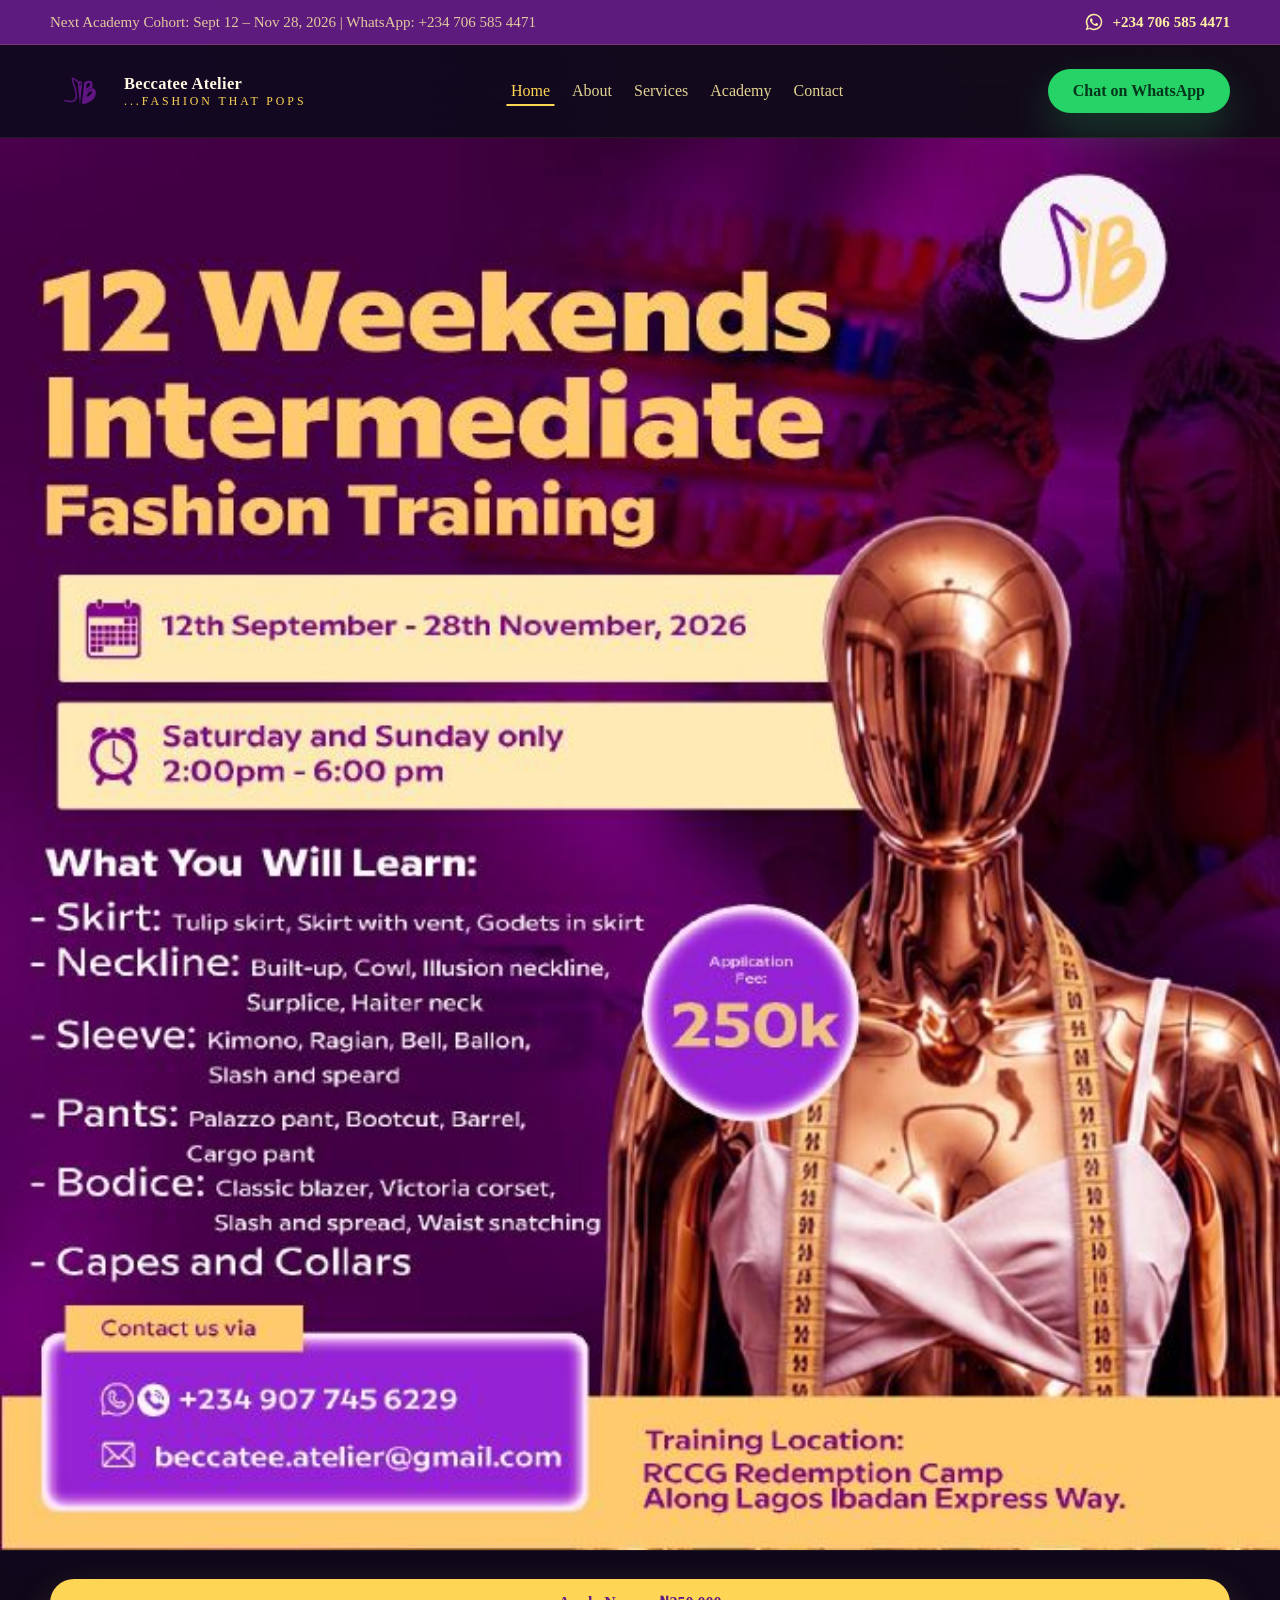
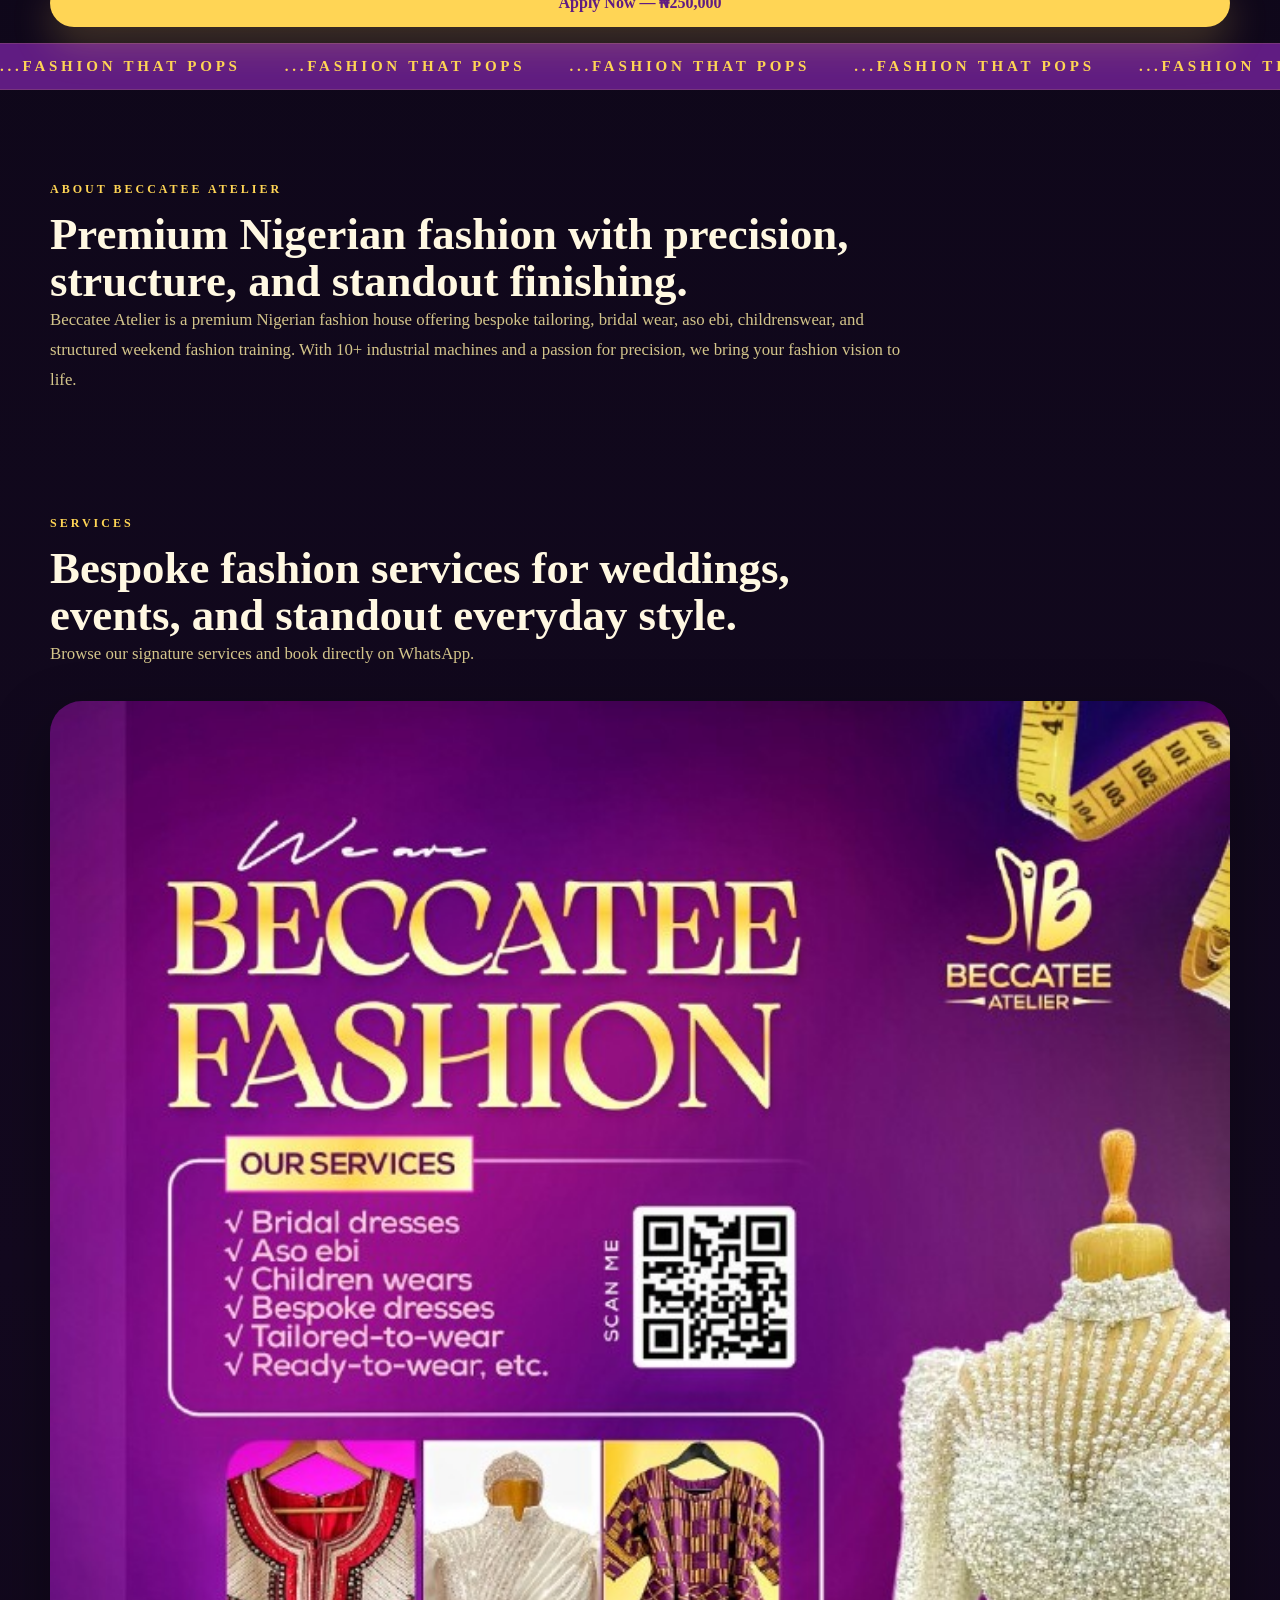
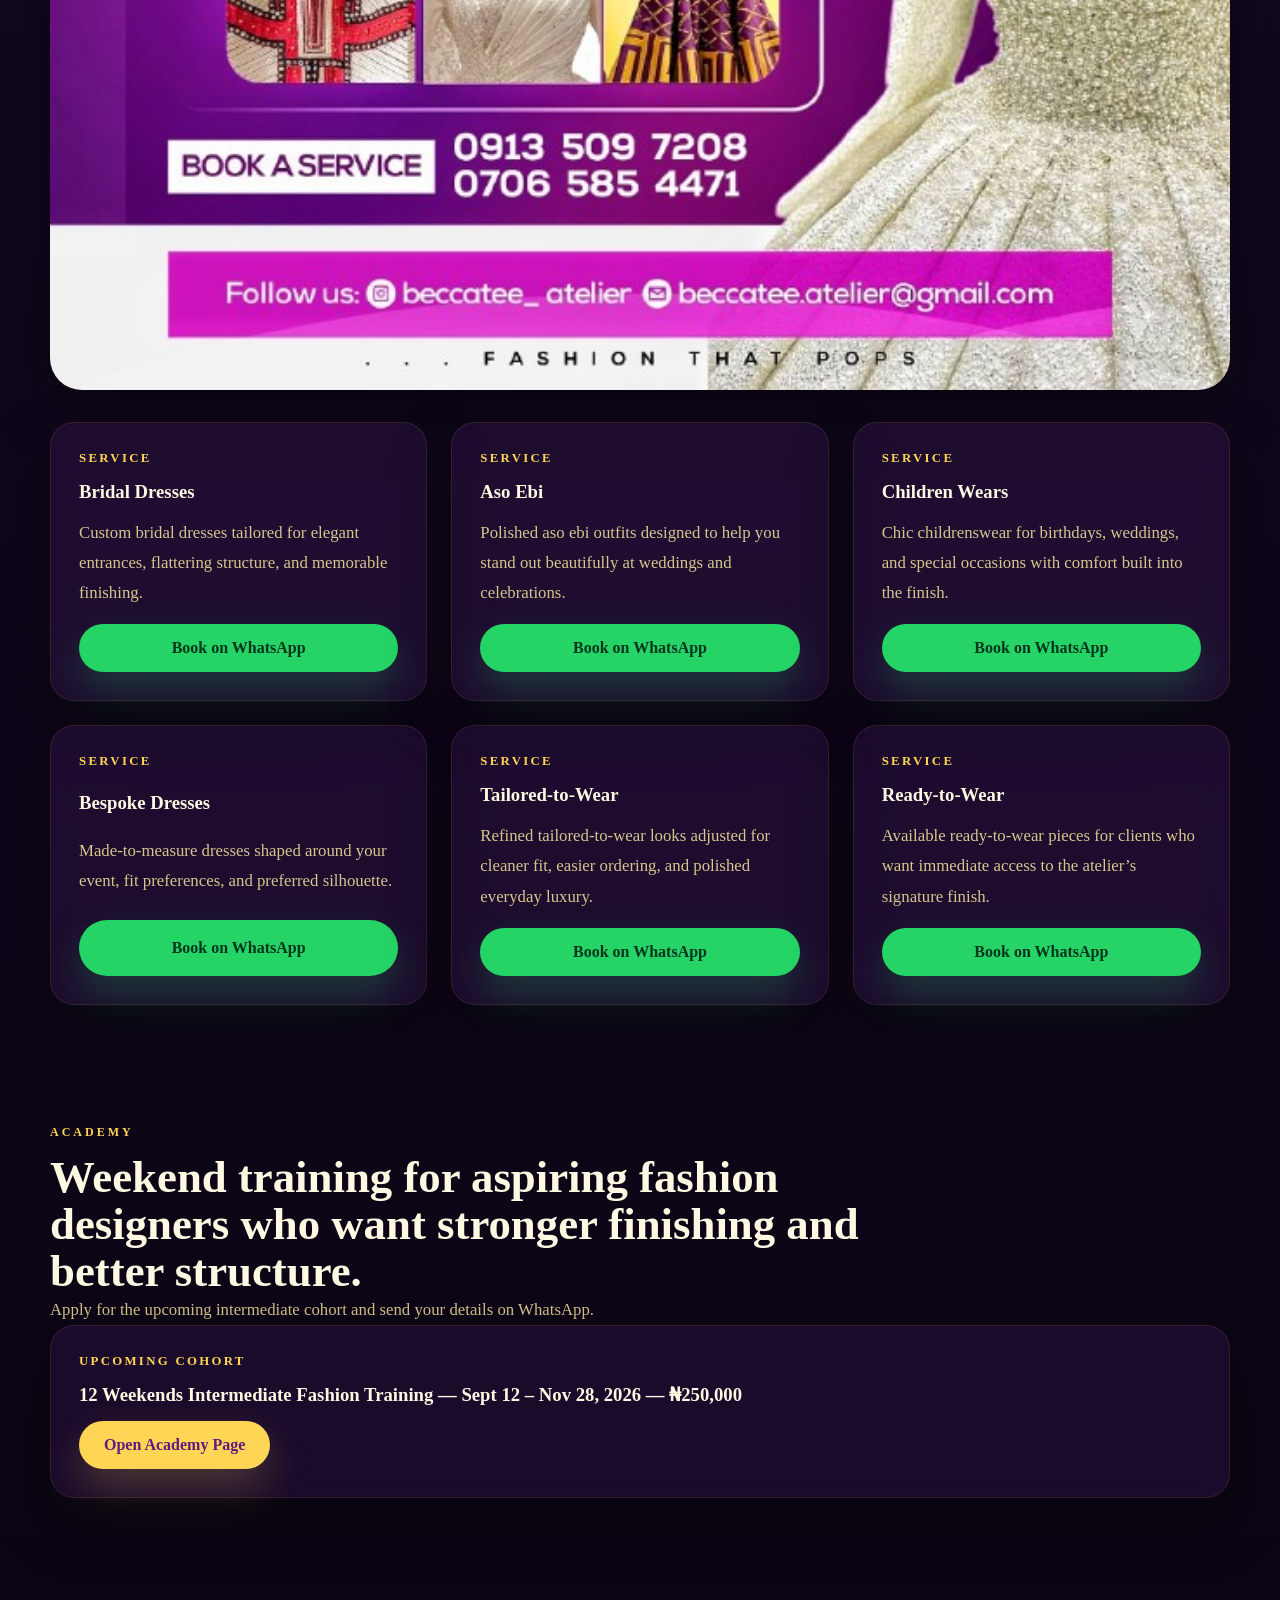
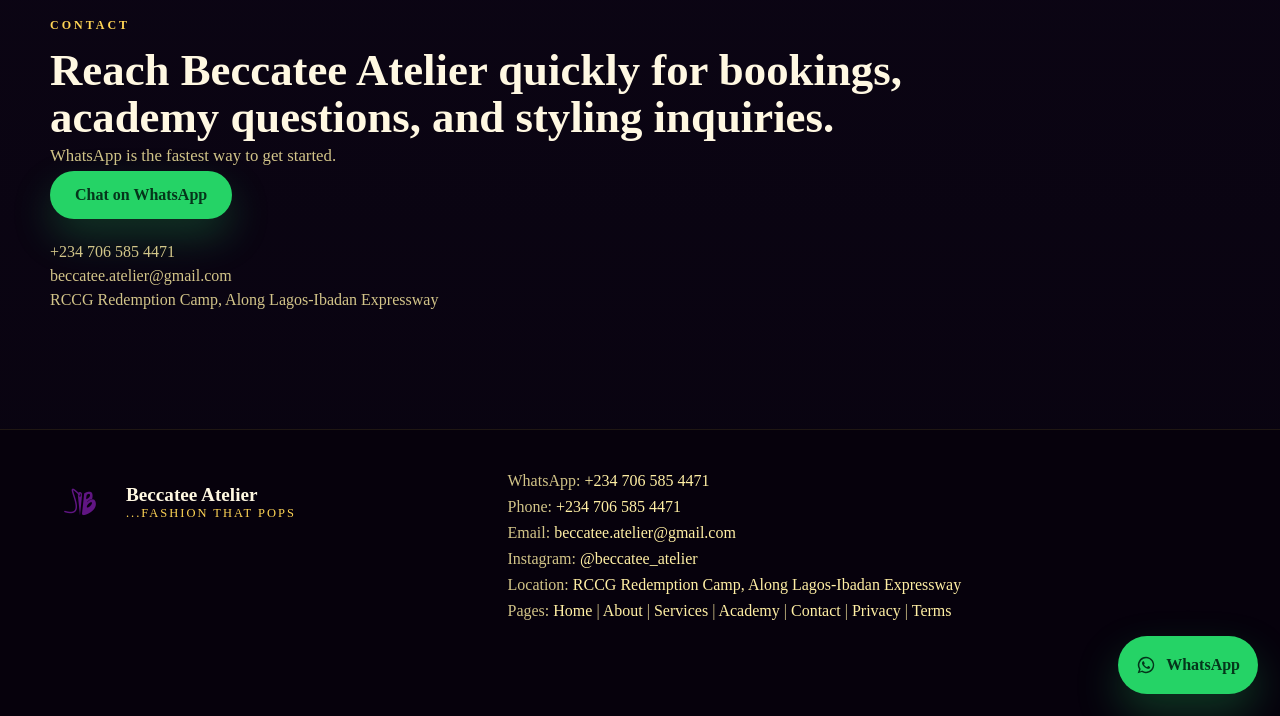
<file: index.html>
<!DOCTYPE html>
<html lang="en">
<head>
  <meta charset="UTF-8" />
  <meta name="viewport" content="width=device-width, initial-scale=1.0" />
  <title>Beccatee Atelier | Bespoke Fashion & Training Academy Nigeria</title>
  <meta
    name="description"
    content="Beccatee Atelier is a premium Nigerian fashion house for bespoke tailoring, bridal wear, aso ebi, childrenswear, and structured weekend fashion training."
  />
  <link rel="icon" type="image/png" href="./1004134995.png" />
  <link rel="stylesheet" href="./styles.css" />
</head>
<body data-page="home">
  <div id="app"></div>
  <script type="module" src="./main.js"></script>
</body>
</html>
</file>
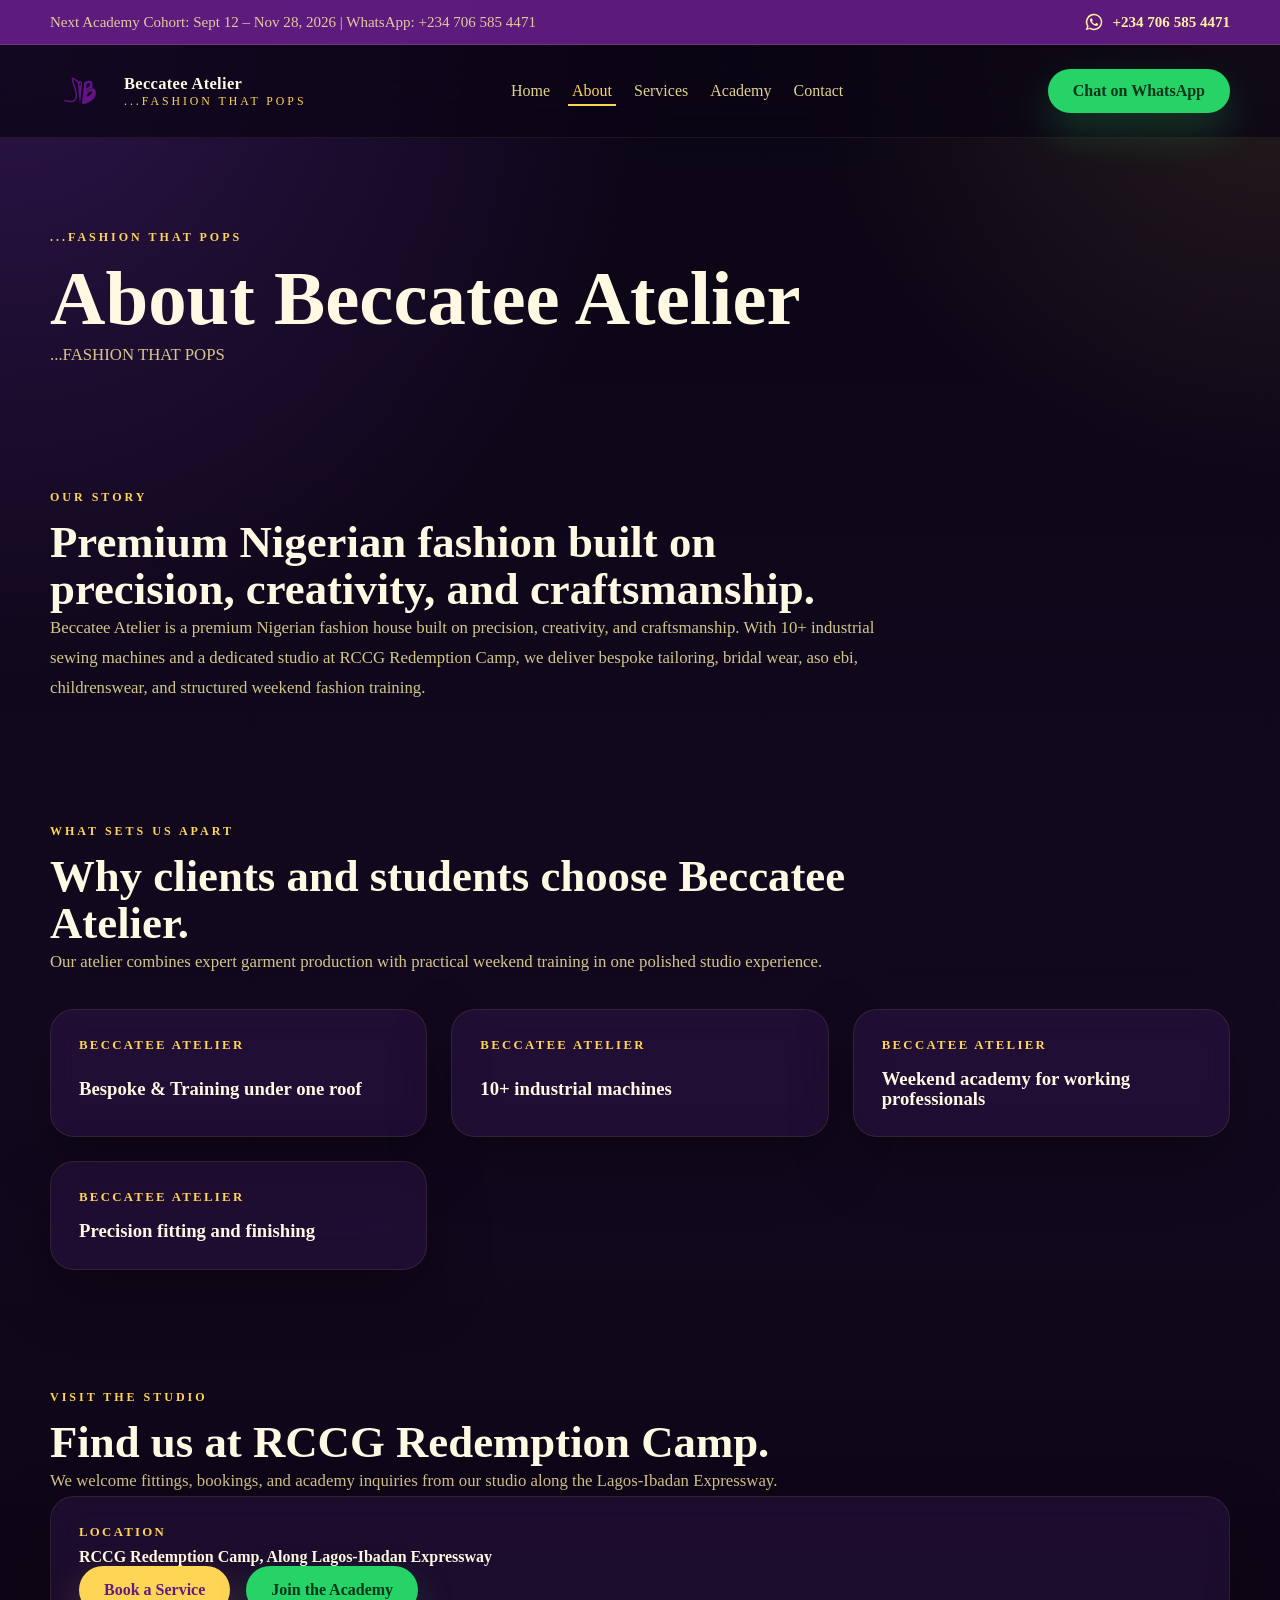
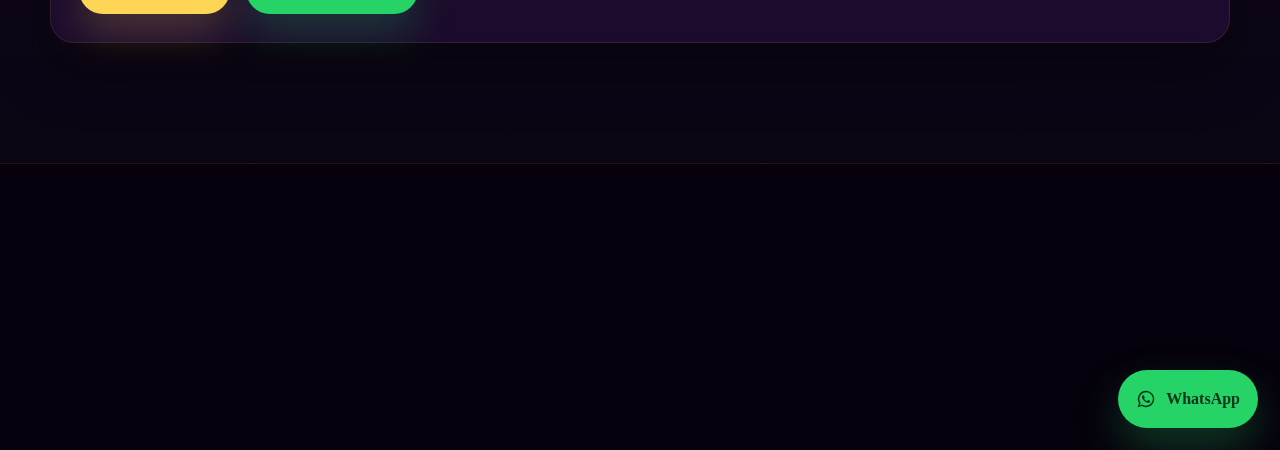
<file: about.html>
<!DOCTYPE html>
<html lang="en">
<head>
  <meta charset="UTF-8" />
  <meta name="viewport" content="width=device-width, initial-scale=1.0" />
  <title>About Beccatee Atelier</title>
  <meta
    name="description"
    content="Learn about Beccatee Atelier, a premium Nigerian fashion house rooted in precision, creativity, craftsmanship, and weekend fashion training."
  />
  <link rel="icon" type="image/png" href="./1004134995.png" />
  <link rel="stylesheet" href="./styles.css" />
</head>
<body data-page="about">
  <div id="app"></div>
  <script type="module" src="./main.js"></script>
</body>
</html>
</file>
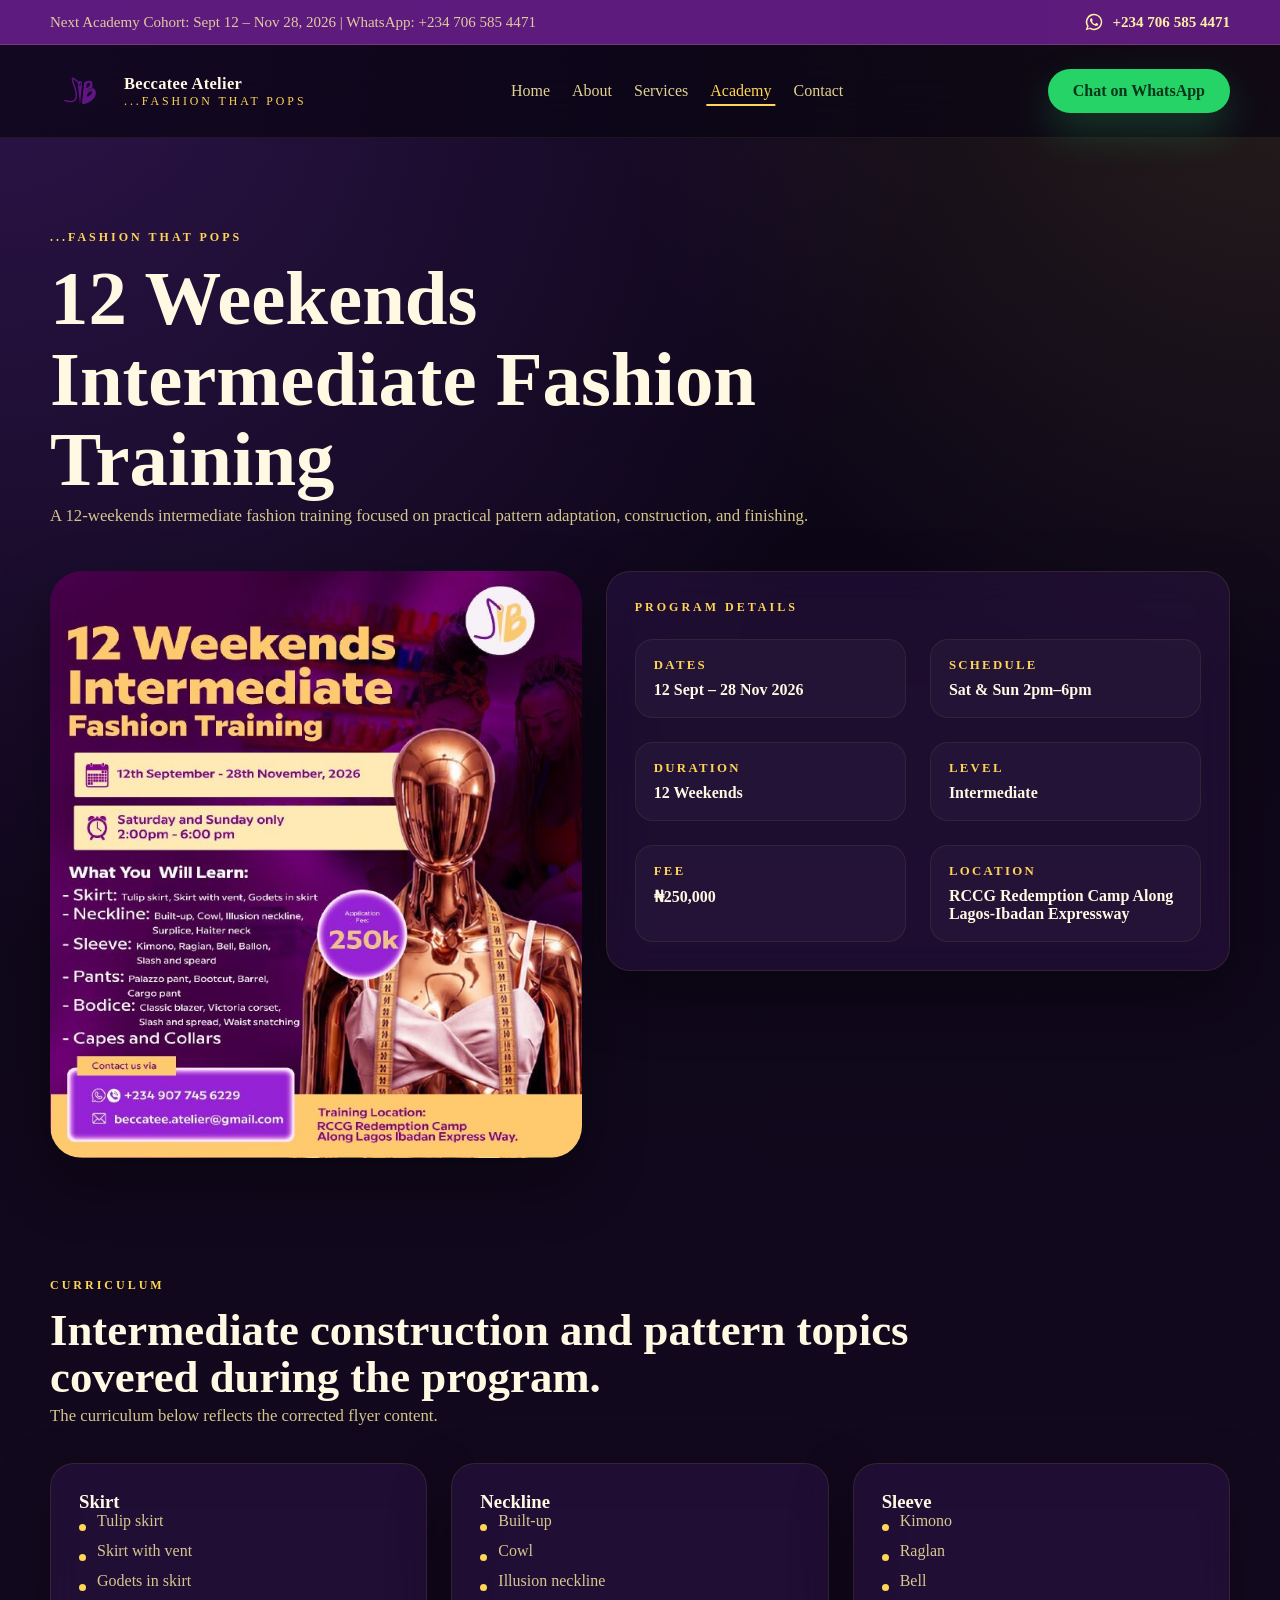
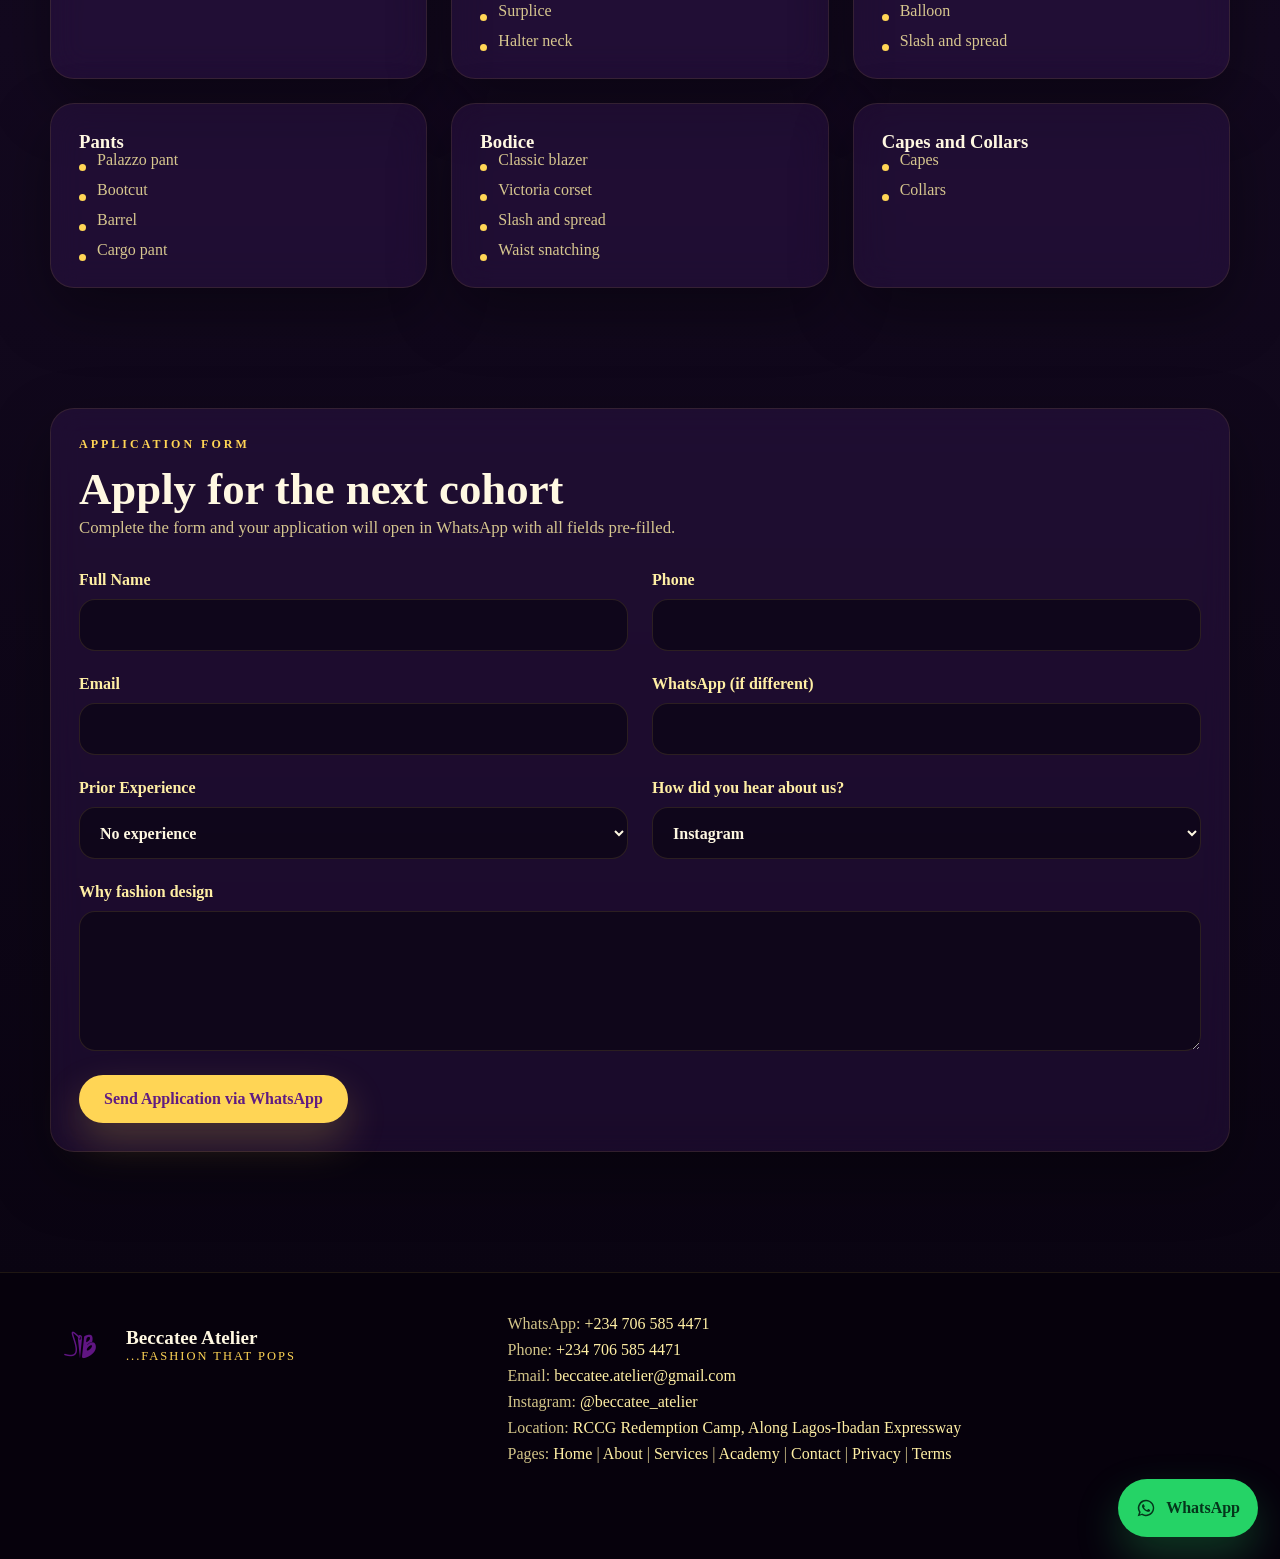
<file: academy.html>
<!DOCTYPE html>
<html lang="en">
<head>
  <meta charset="UTF-8" />
  <meta name="viewport" content="width=device-width, initial-scale=1.0" />
  <title>Apply Now | 12 Weekends Fashion Training — Beccatee Atelier</title>
  <meta
    name="description"
    content="Apply for Beccatee Atelier’s 12 weekends intermediate fashion training in Nigeria with practical pattern adaptation and garment construction sessions."
  />
  <link rel="icon" type="image/png" href="./1004134995.png" />
  <link rel="stylesheet" href="./styles.css" />
</head>
<body data-page="academy">
  <div id="app"></div>
  <script type="module" src="./main.js"></script>
</body>
</html>
</file>
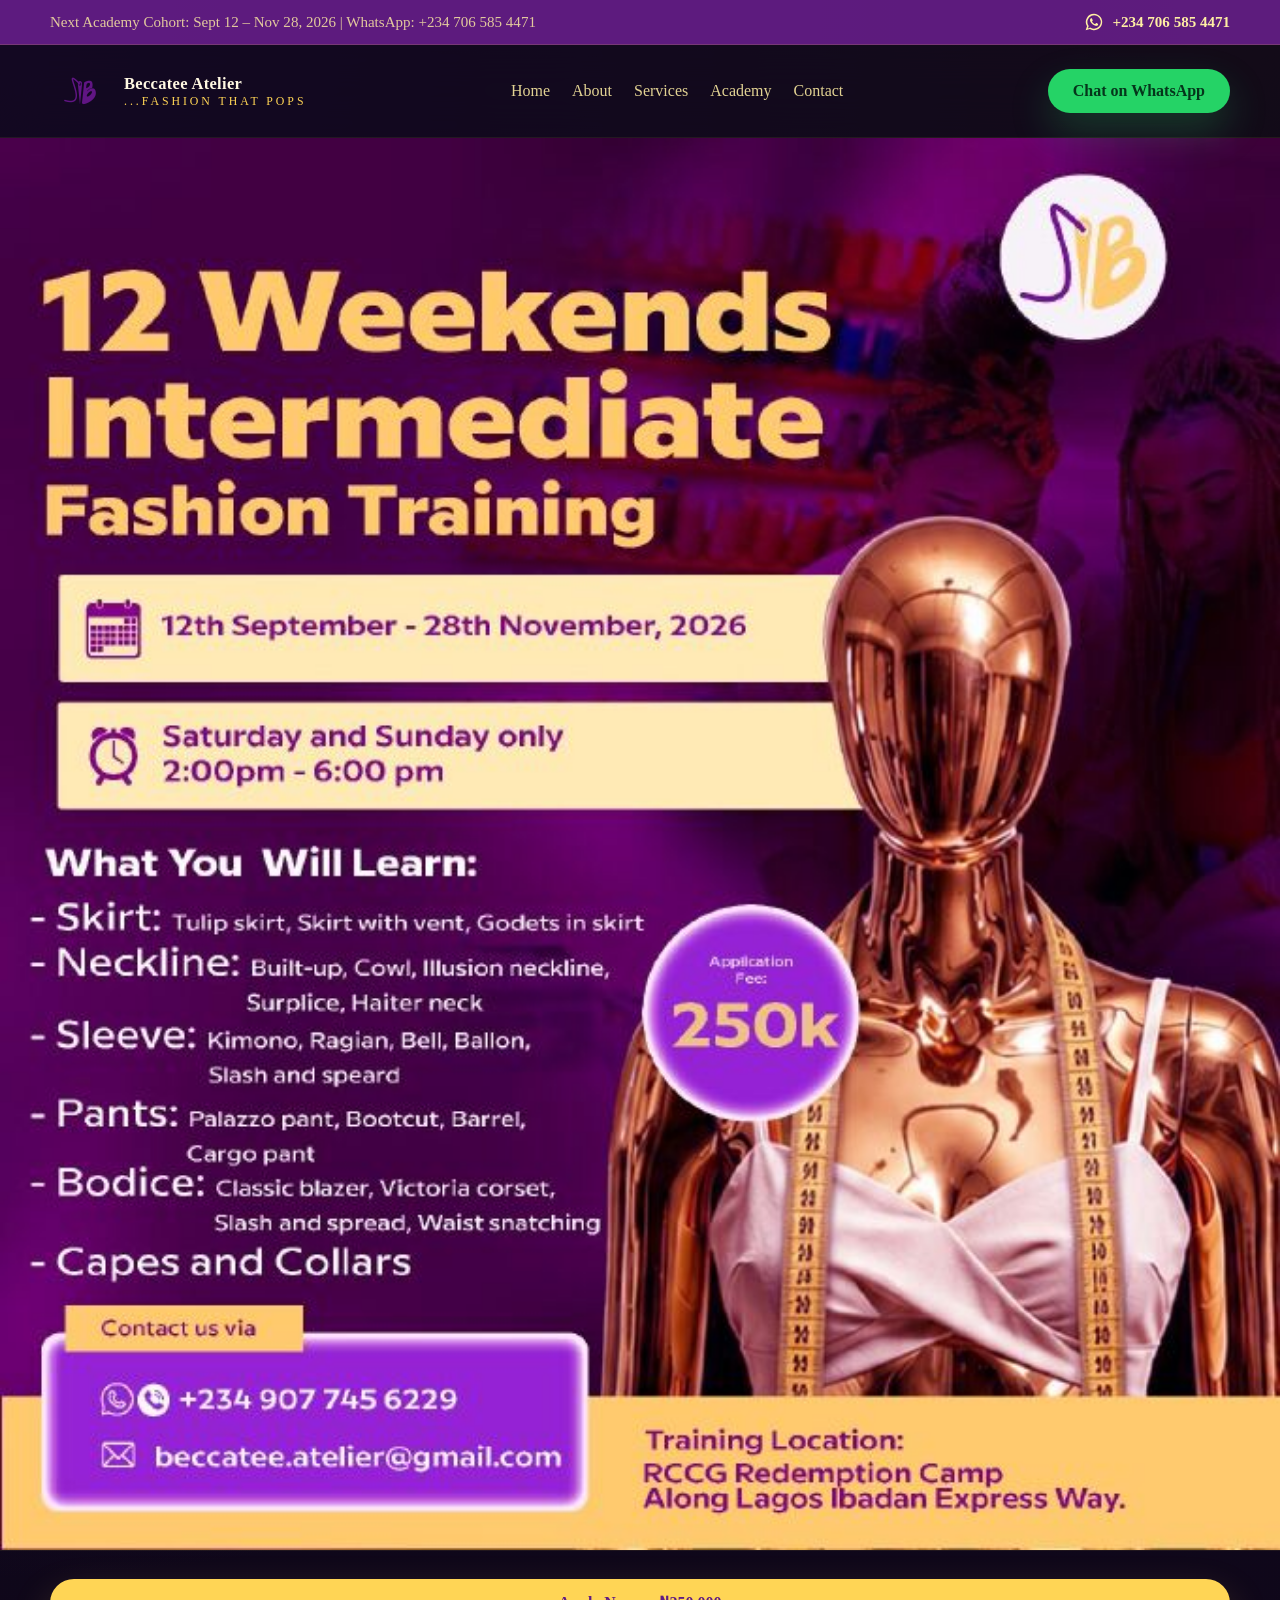
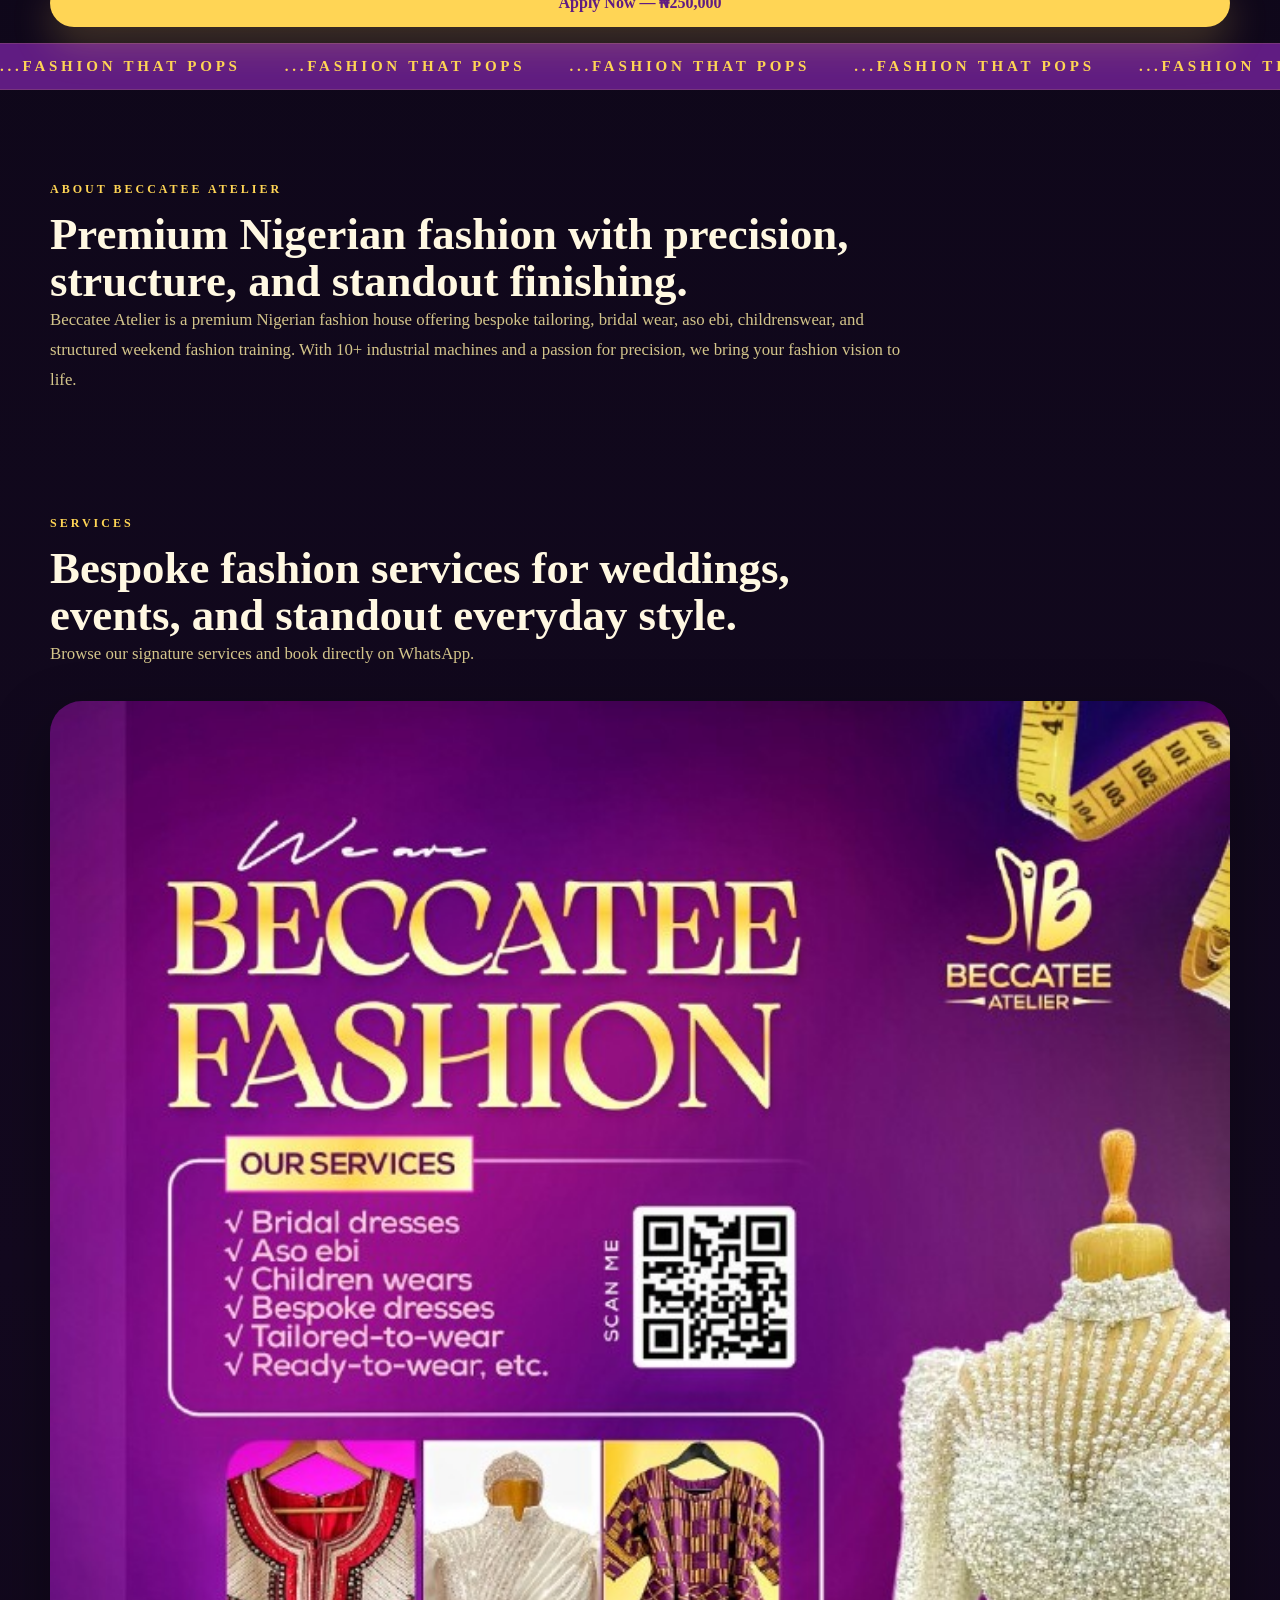
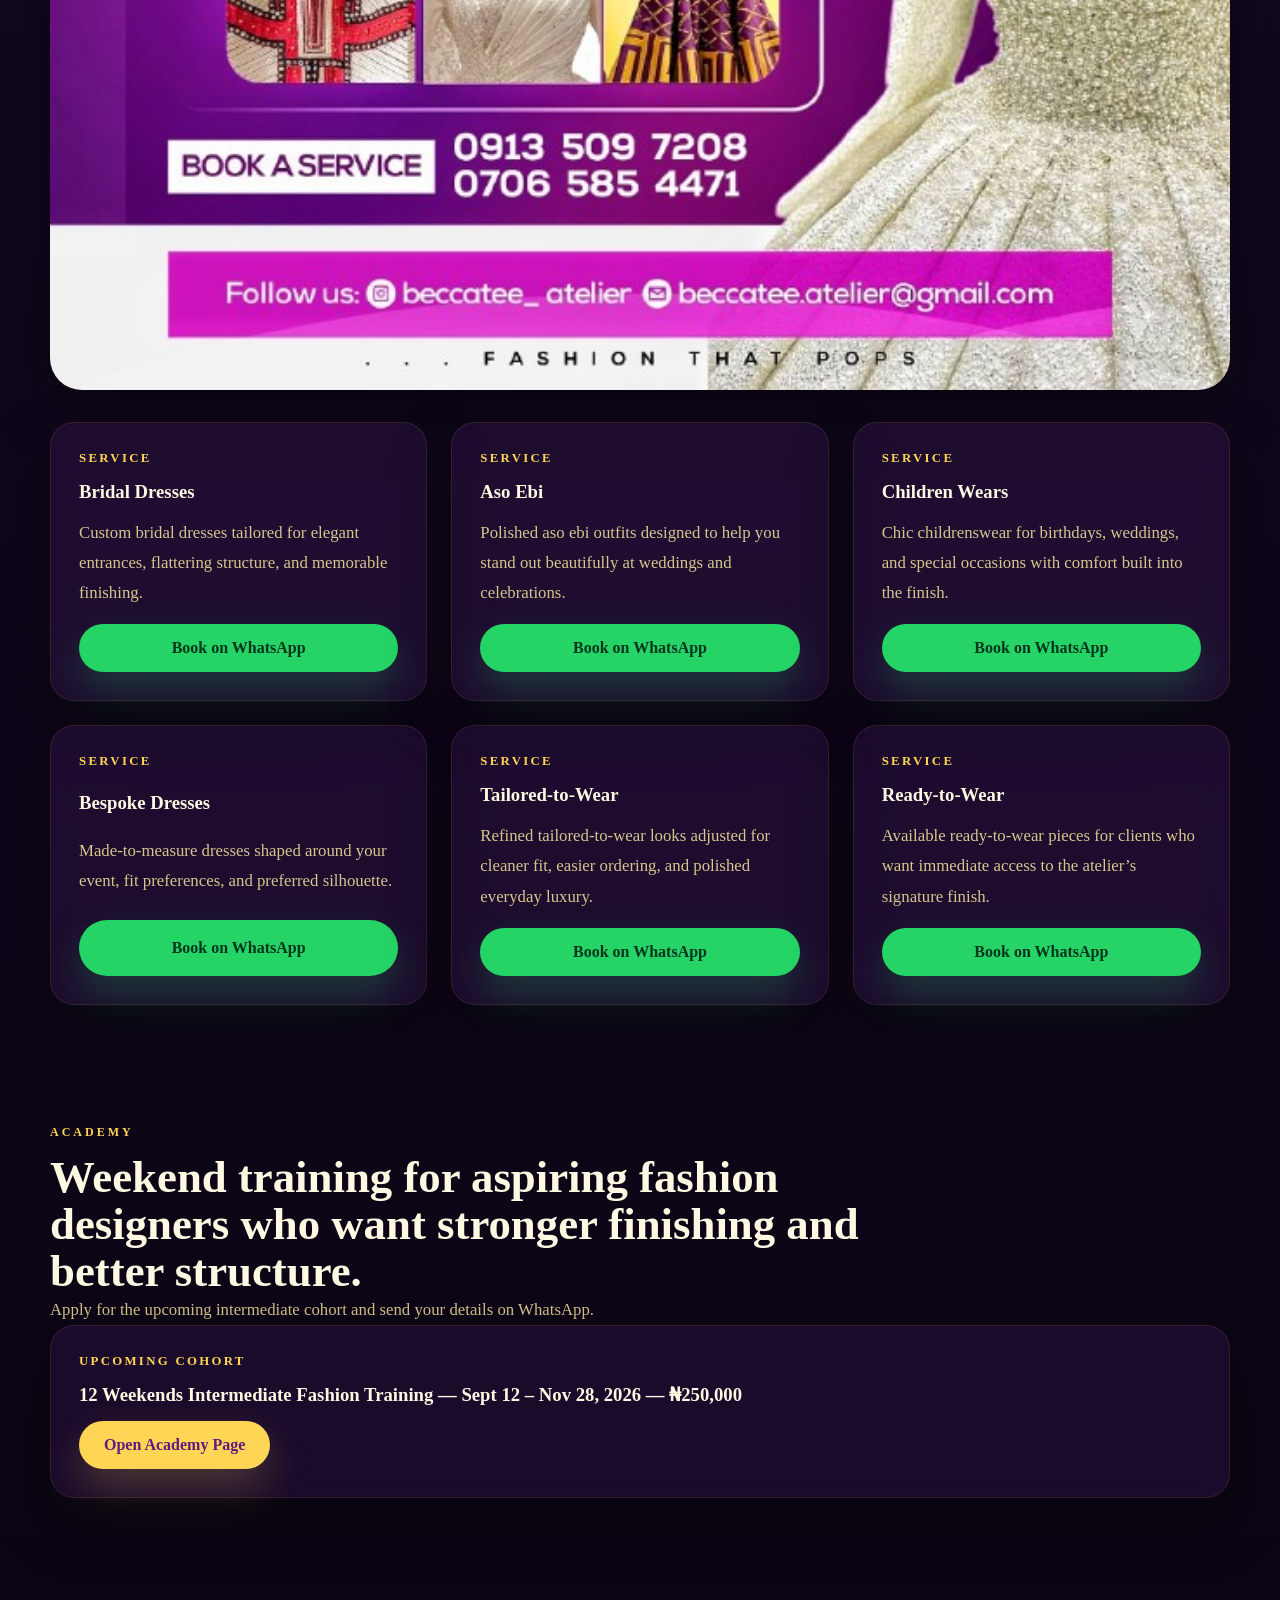
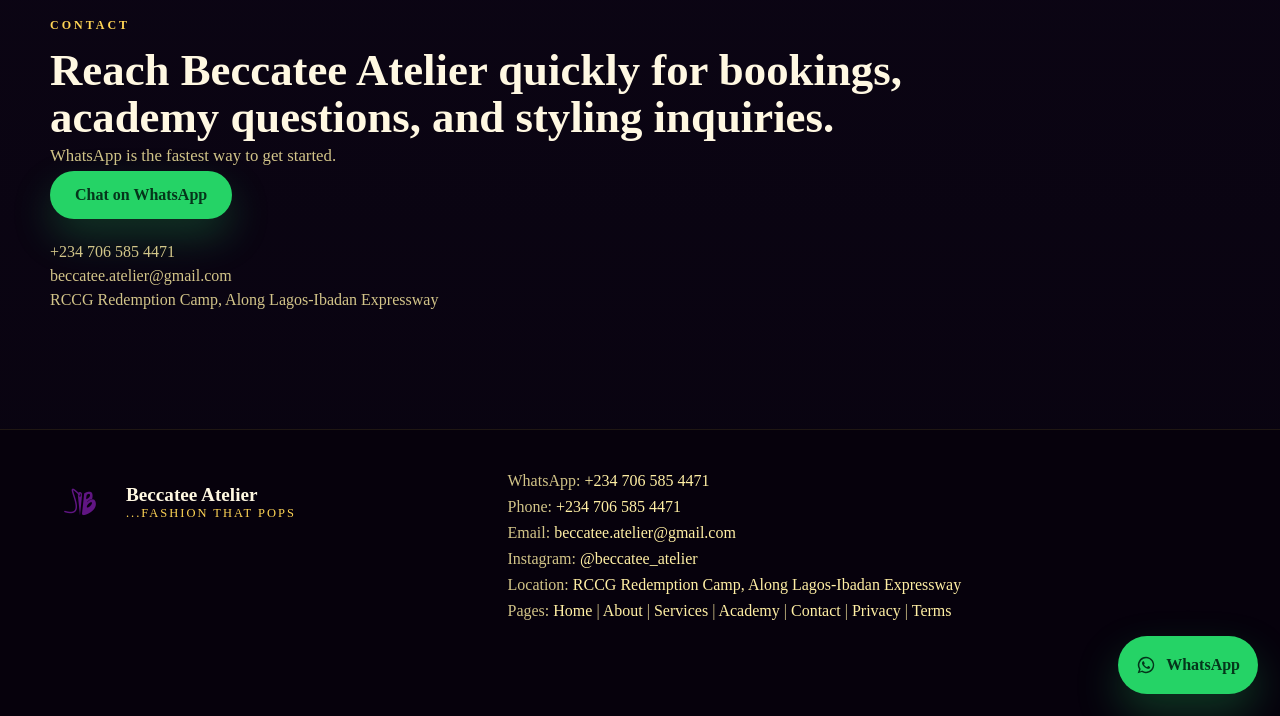
<file: atelier.html>
<!DOCTYPE html>
<html lang="en">
  <head>
    <meta charset="UTF-8" />
    <meta name="viewport" content="width=device-width, initial-scale=1.0" />
    <title>Atelier | Beccatee Fashion Hub</title>
    <meta
      name="description"
      content="Bespoke atelier services with a premium couture process, fittings, fabric curation, and delivery support."
    />
    <link rel="stylesheet" href="./styles.css" />
  </head>
  <body data-page="atelier">
    <div id="app"></div>
    <script>
      window.__FASHION_HUB_CONFIG__ = window.__FASHION_HUB_CONFIG__ || {
        paystackPublicKey: '',
        paymentCallbackUrl: '',
      };
    </script>
    <script type="module" src="./main.js"></script>
  </body>
</html>
</file>
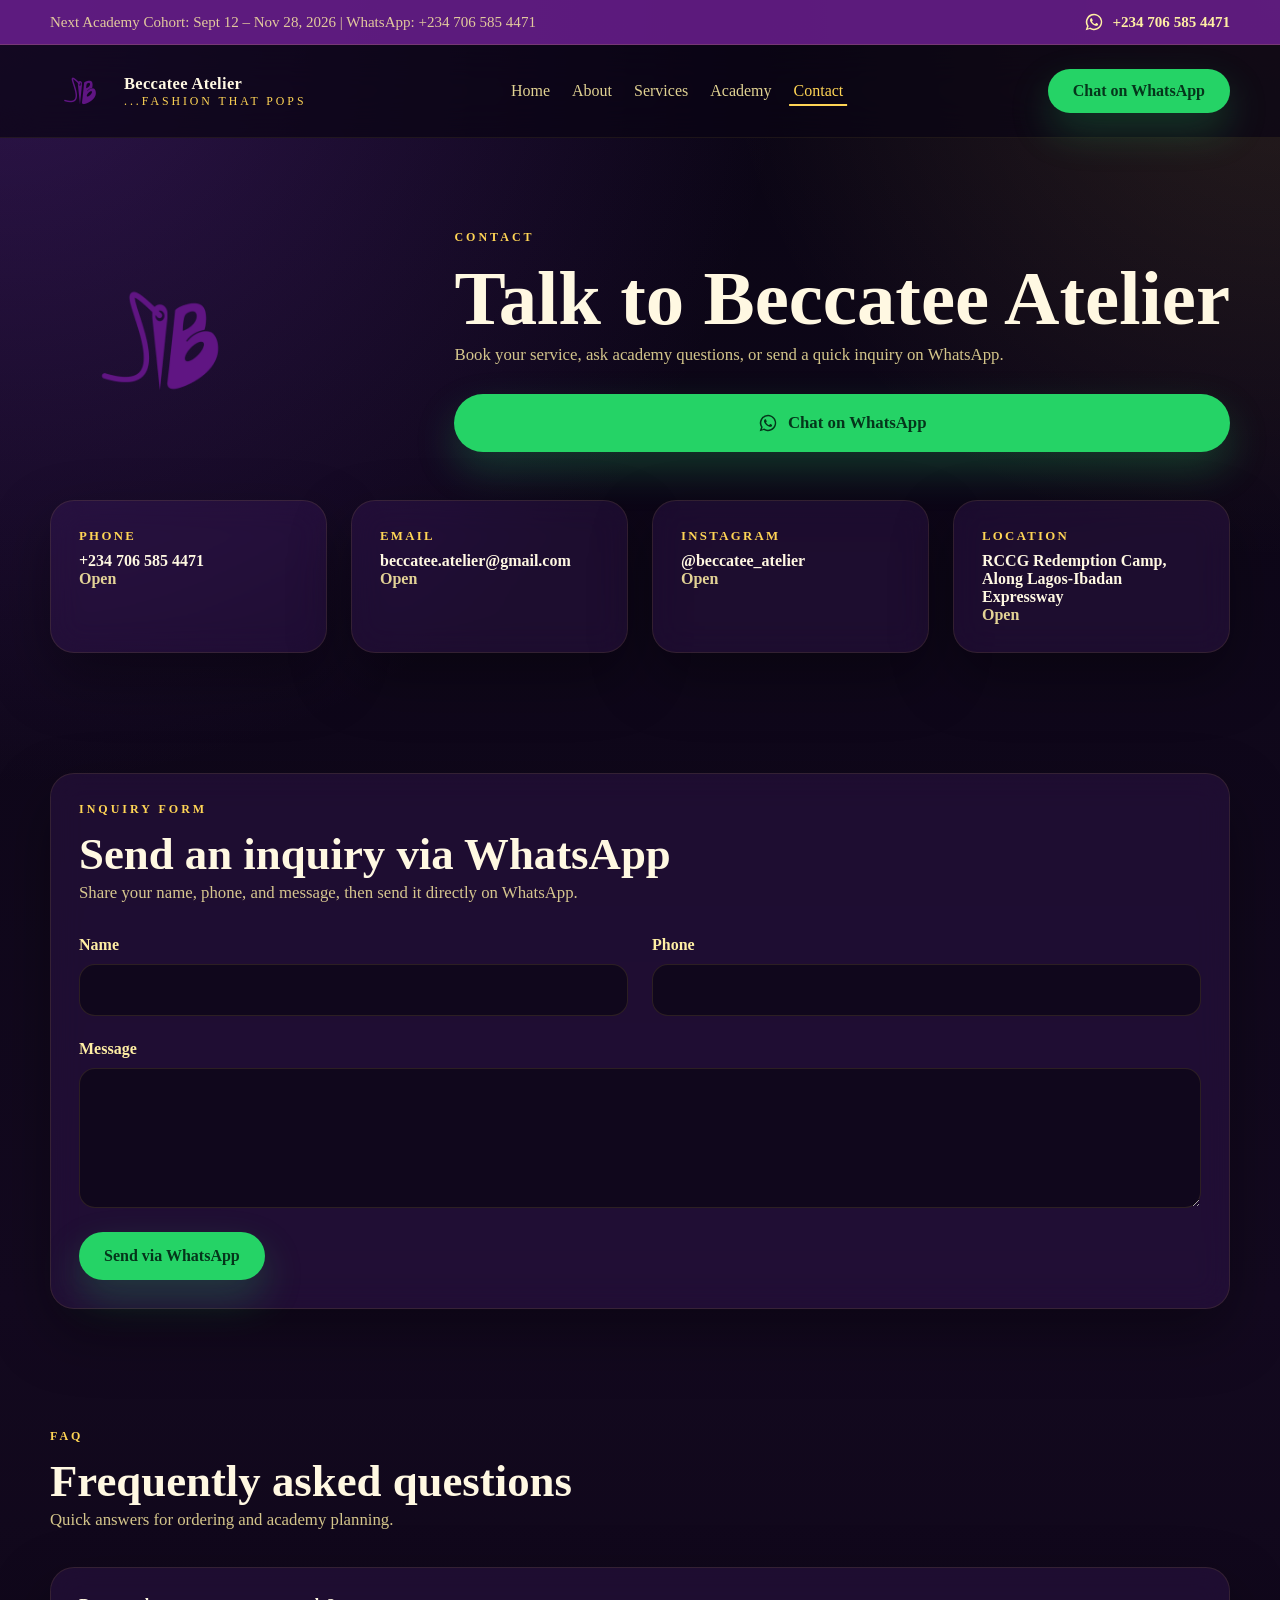
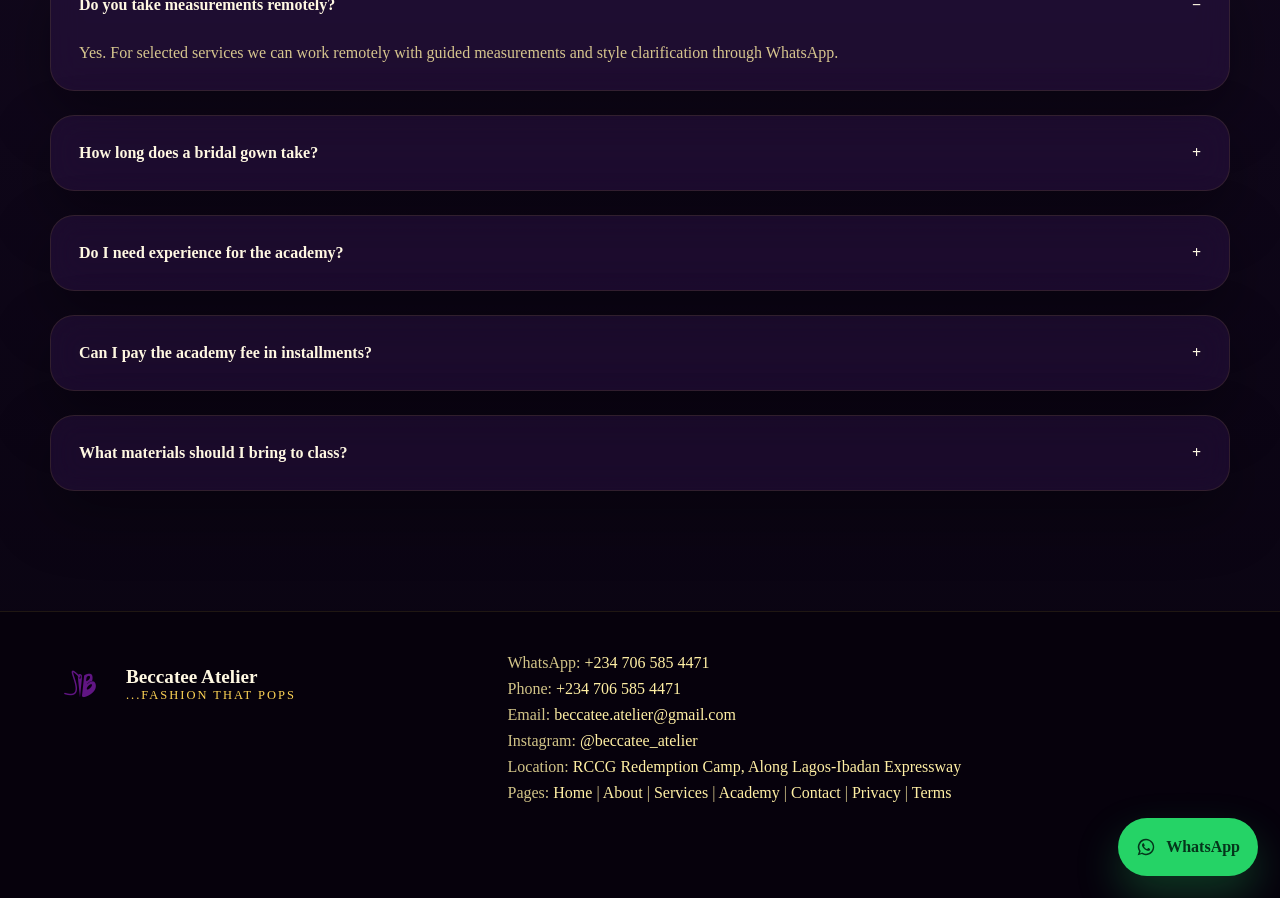
<file: contact.html>
<!DOCTYPE html>
<html lang="en">
  <head>
    <meta charset="UTF-8" />
    <meta name="viewport" content="width=device-width, initial-scale=1.0" />
    <title>Contact | Beccatee Fashion Hub</title>
    <meta
      name="description"
      content="Contact Beccatee Fashion Hub for couture projects, academy applications, consultations, and payment follow-up."
    />
    <link rel="stylesheet" href="./styles.css" />
  </head>
  <body data-page="contact">
    <div id="app"></div>
    <script>
      window.__FASHION_HUB_CONFIG__ = window.__FASHION_HUB_CONFIG__ || {
        paystackPublicKey: '',
        paymentCallbackUrl: '',
      };
    </script>
    <script type="module" src="./main.js"></script>
  </body>
</html>
</file>
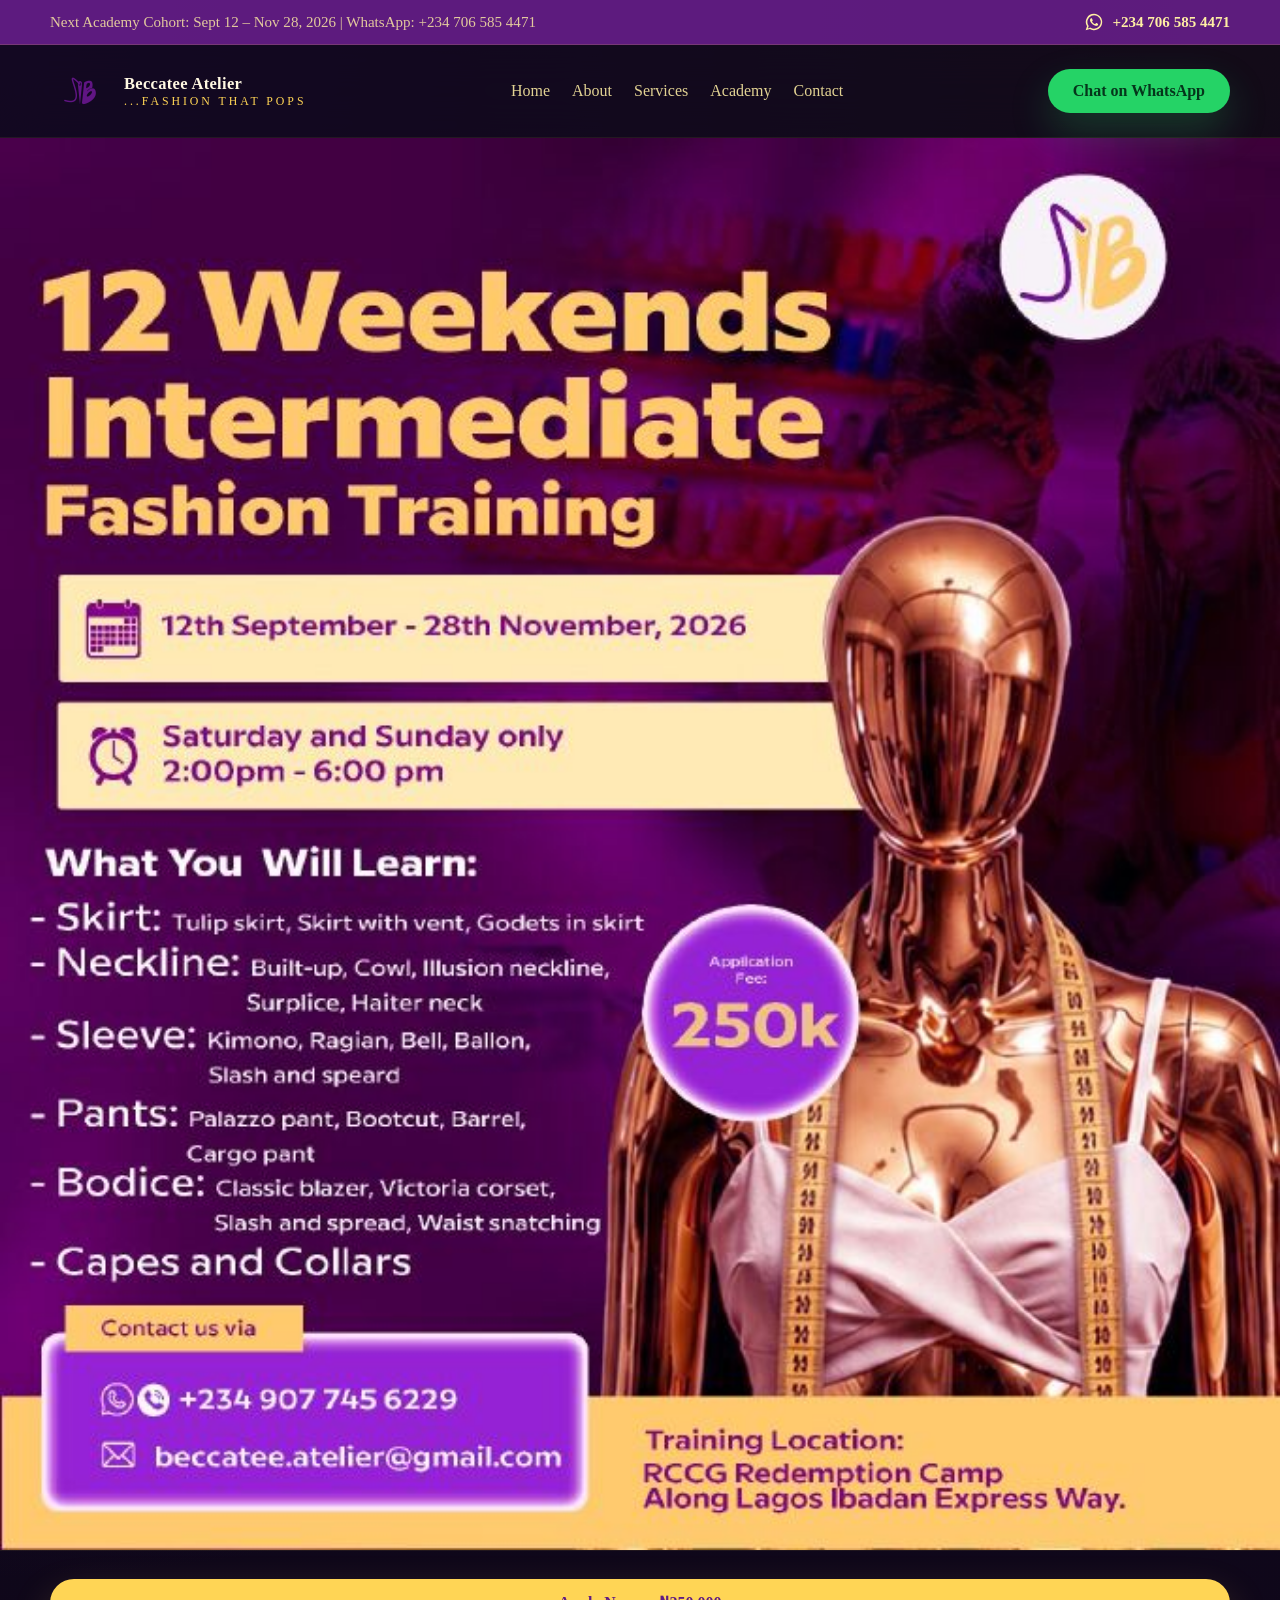
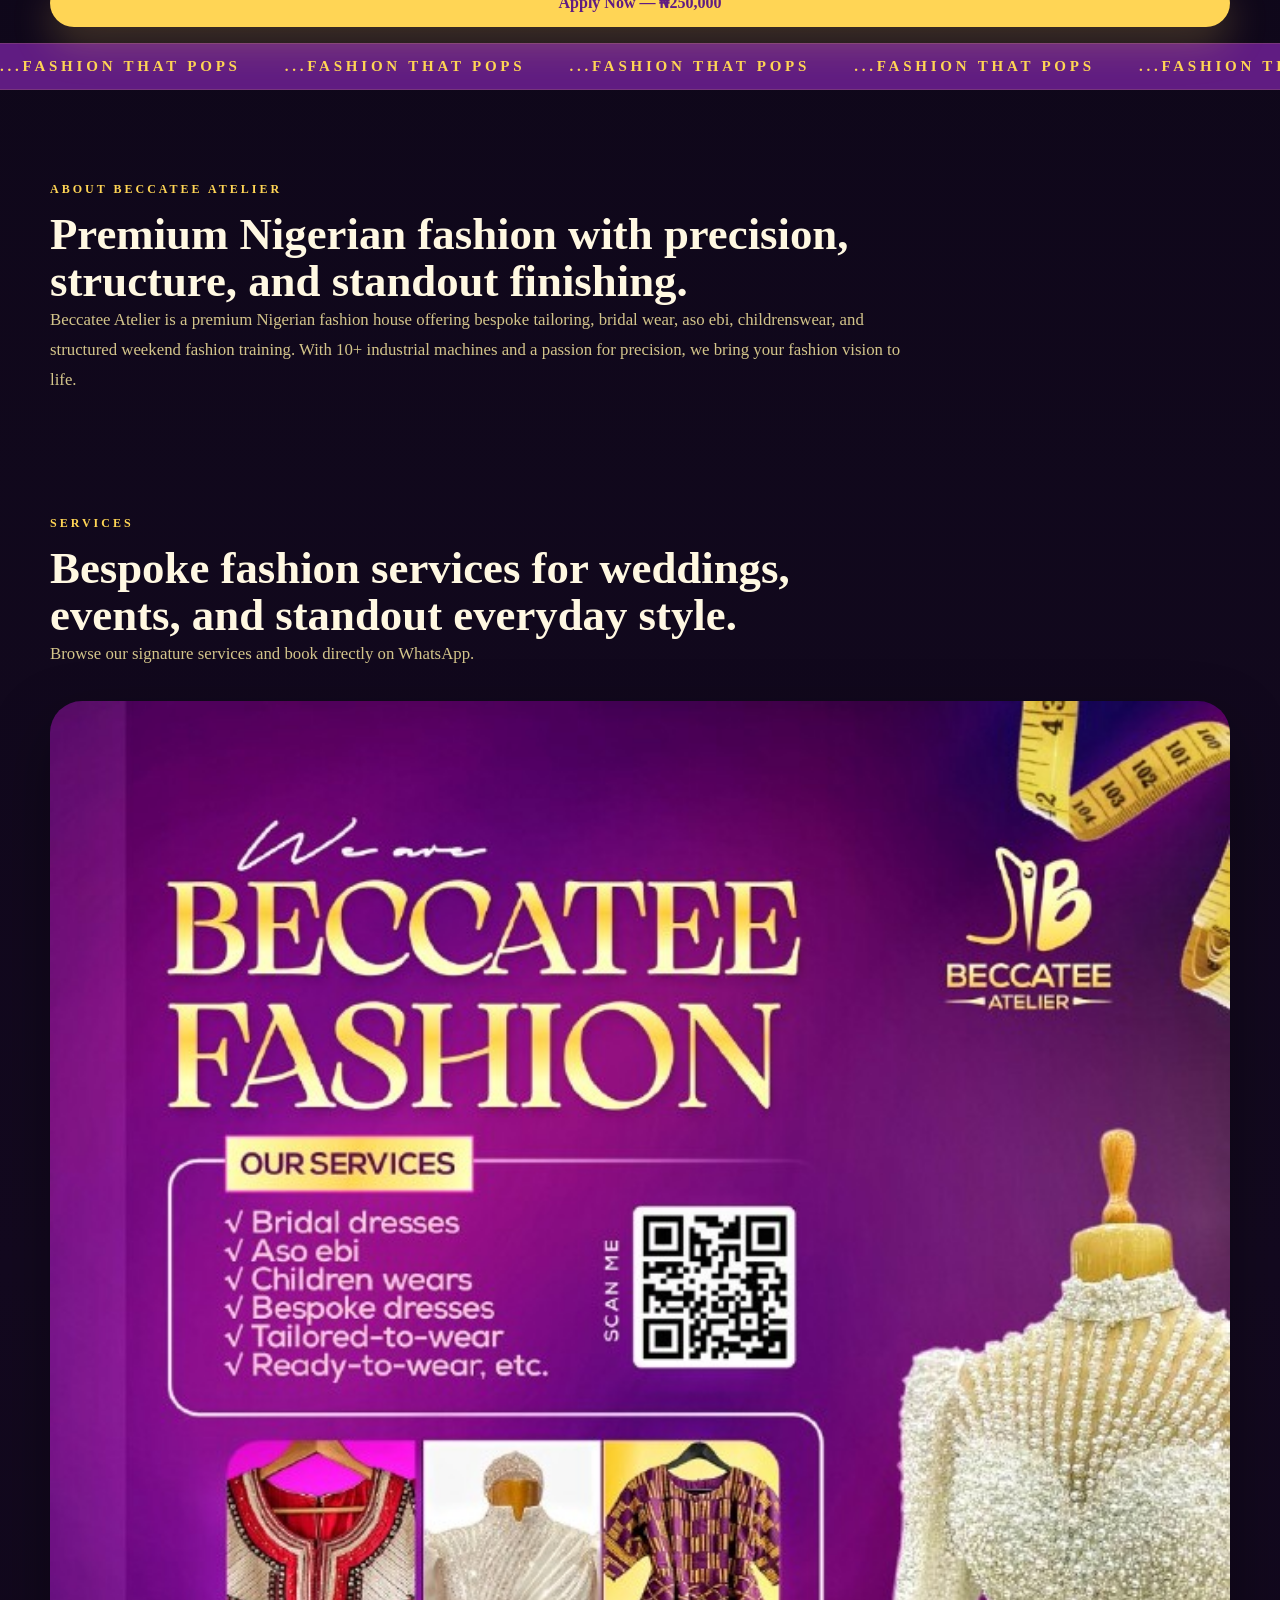
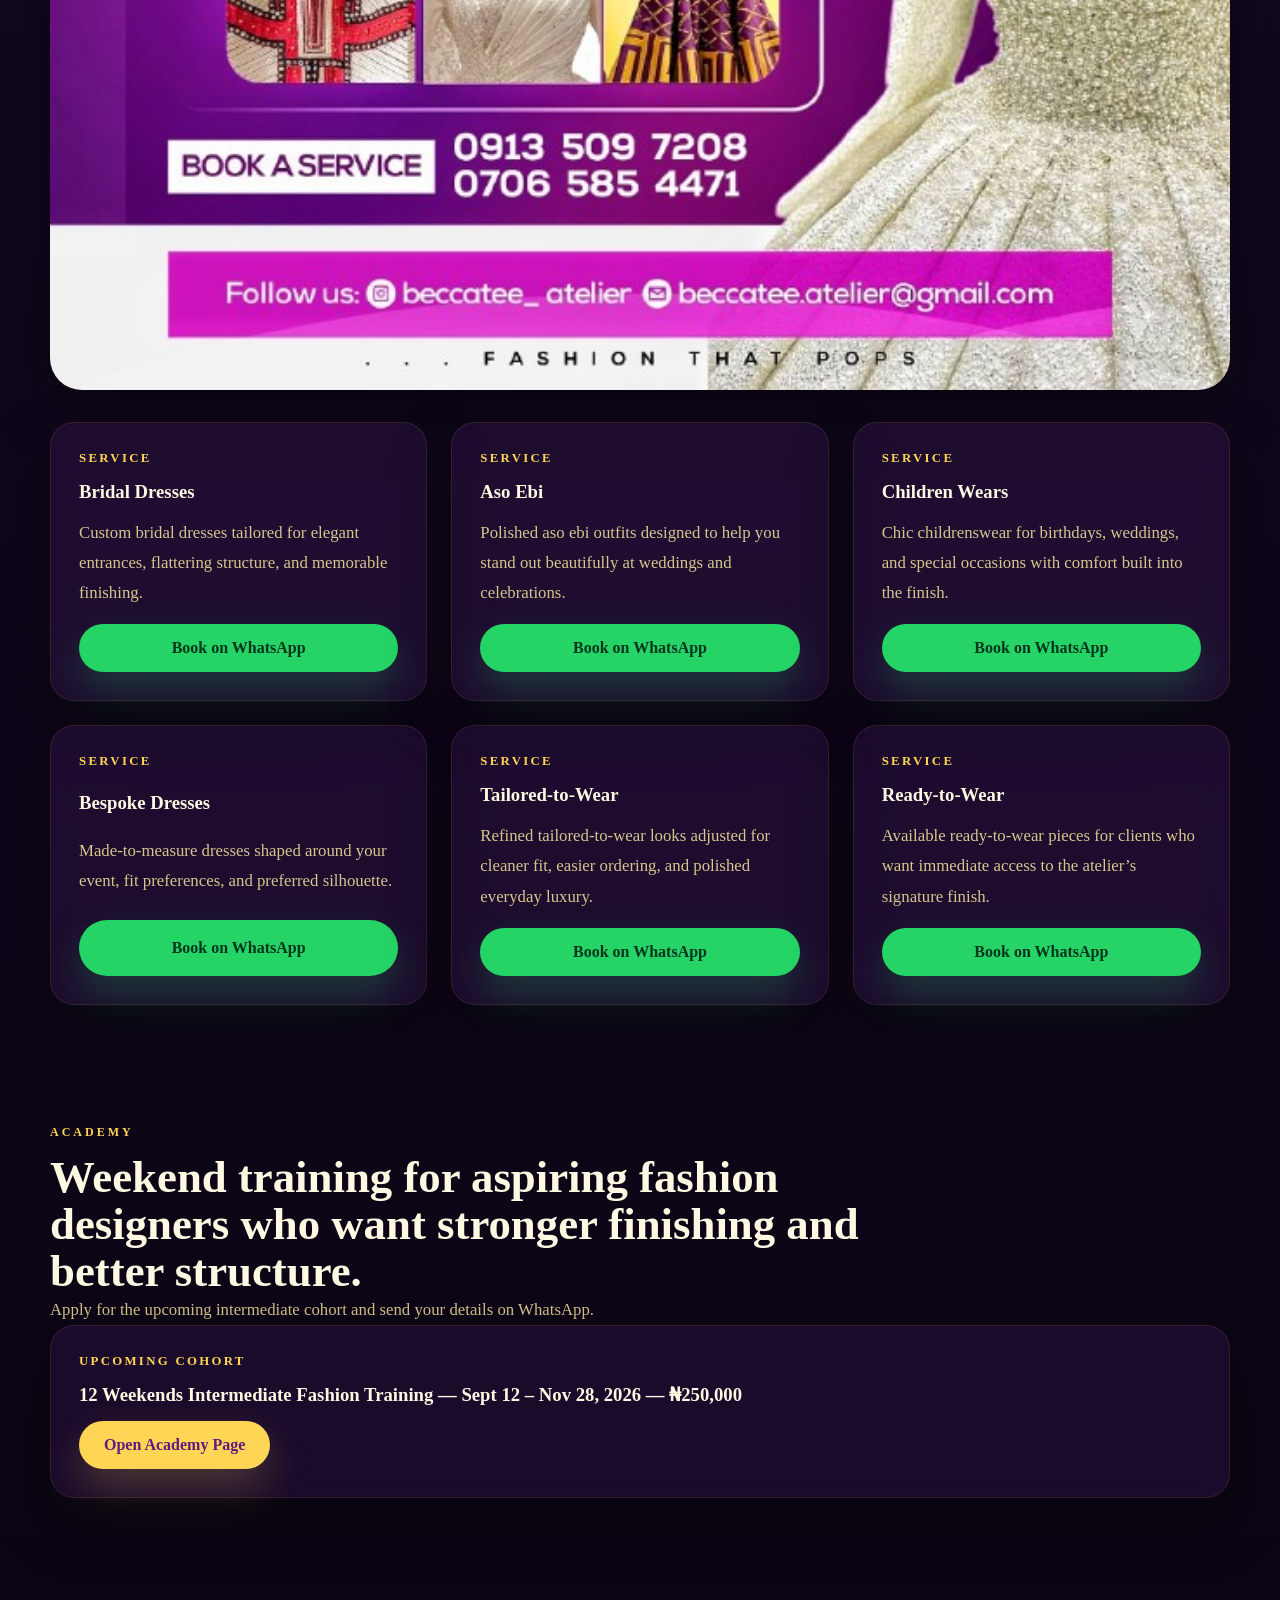
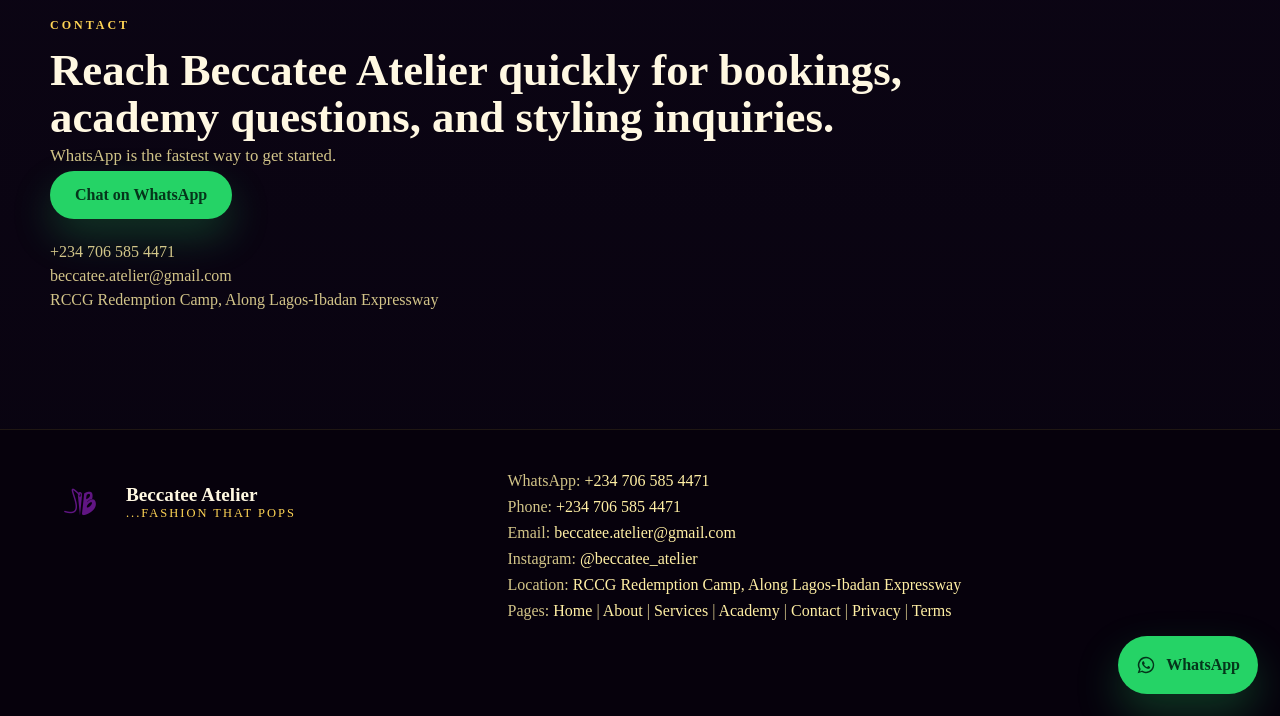
<file: journal.html>
<!DOCTYPE html>
<html lang="en">
  <head>
    <meta charset="UTF-8" />
    <meta name="viewport" content="width=device-width, initial-scale=1.0" />
    <title>Journal | Beccatee Fashion Hub</title>
    <meta
      name="description"
      content="Editorial stories, trend notes, student highlights, and studio updates for a living brand website."
    />
    <link rel="stylesheet" href="./styles.css" />
  </head>
  <body data-page="journal">
    <div id="app"></div>
    <script>
      window.__FASHION_HUB_CONFIG__ = window.__FASHION_HUB_CONFIG__ || {
        paystackPublicKey: '',
        paymentCallbackUrl: '',
      };
    </script>
    <script type="module" src="./main.js"></script>
  </body>
</html>
</file>
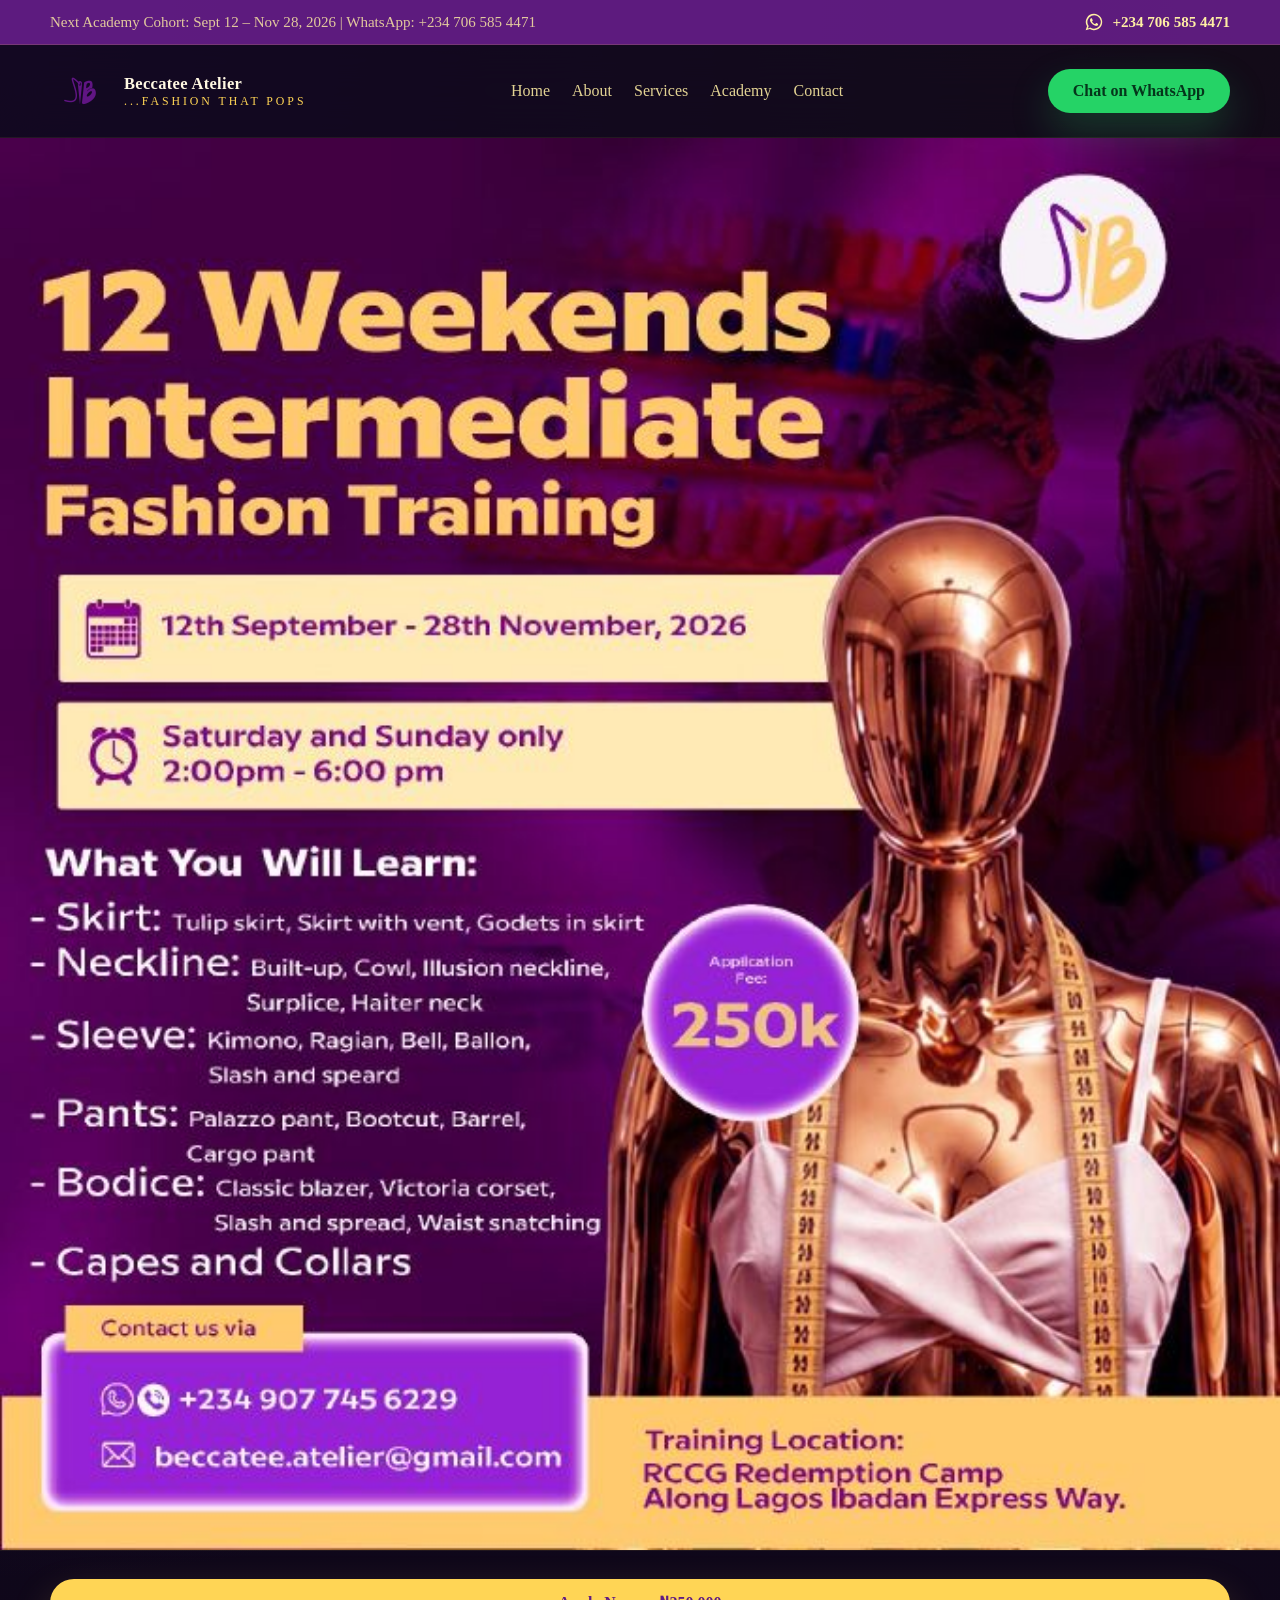
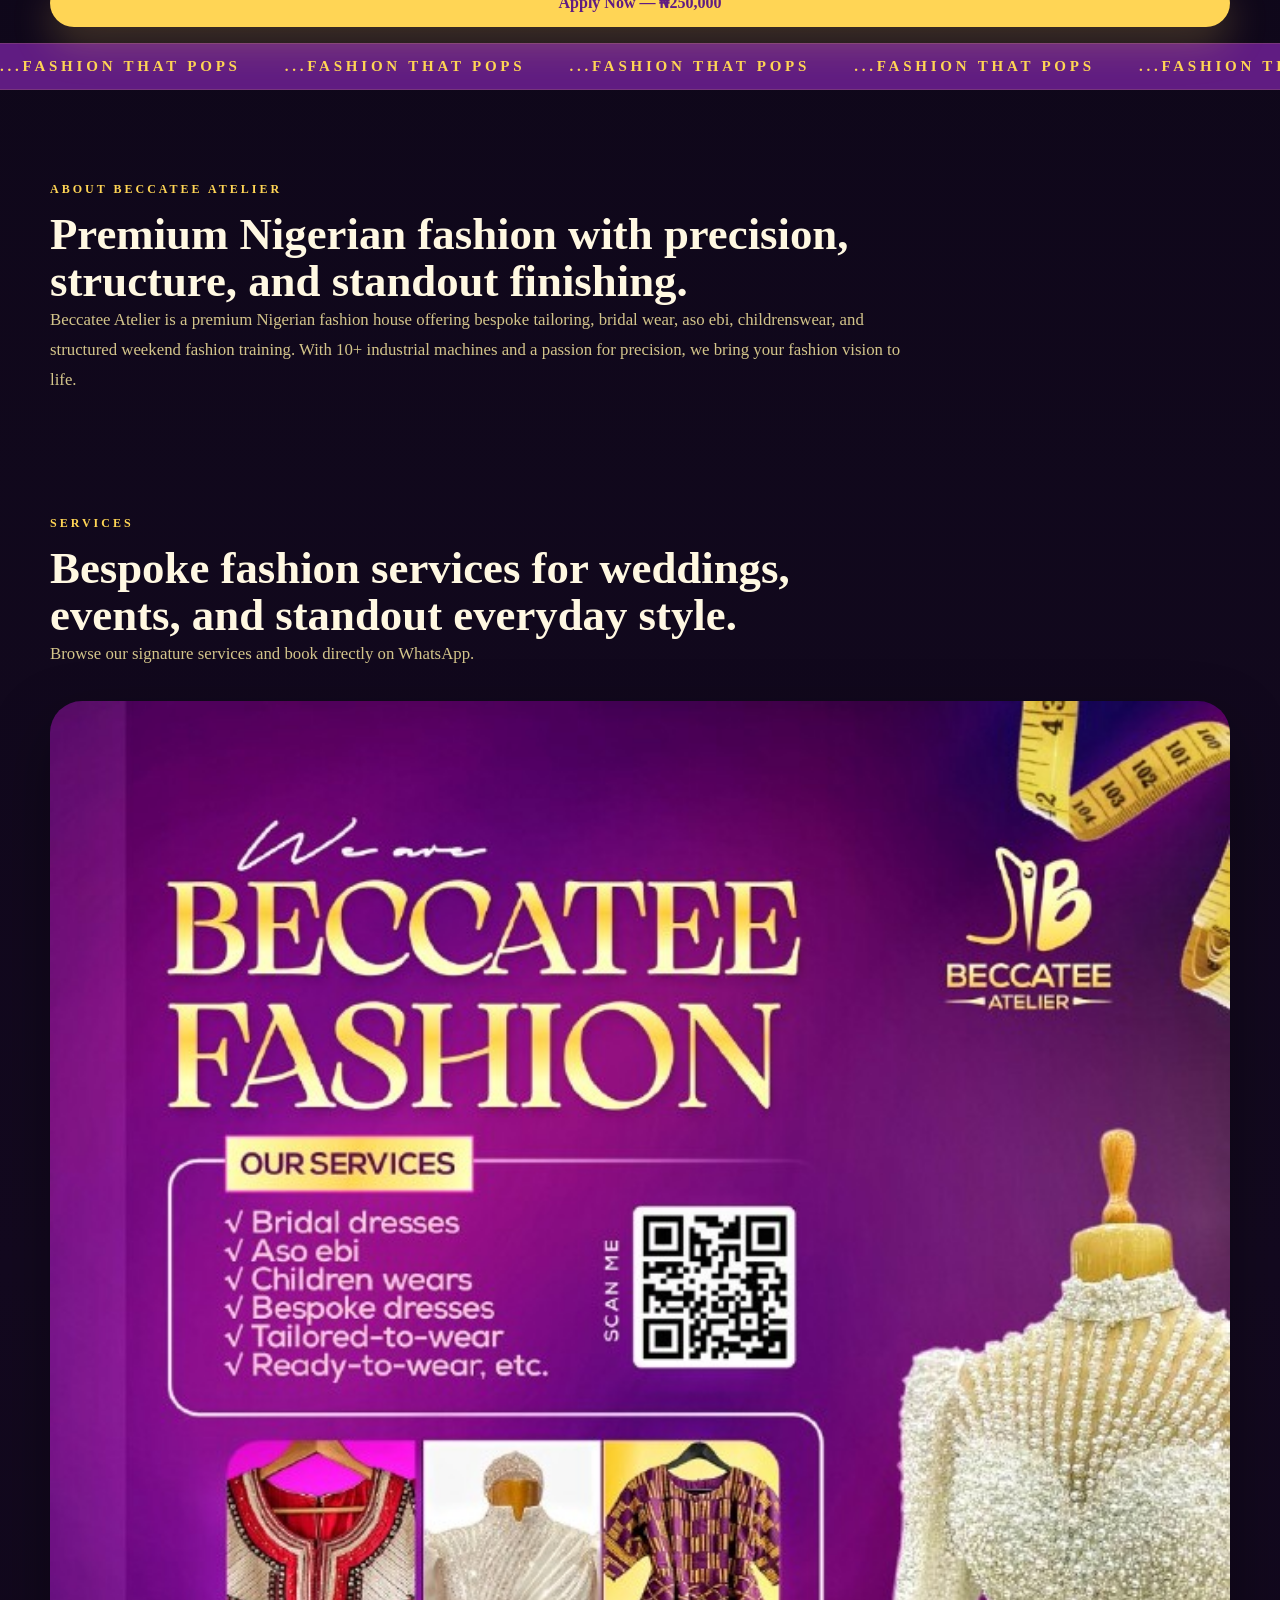
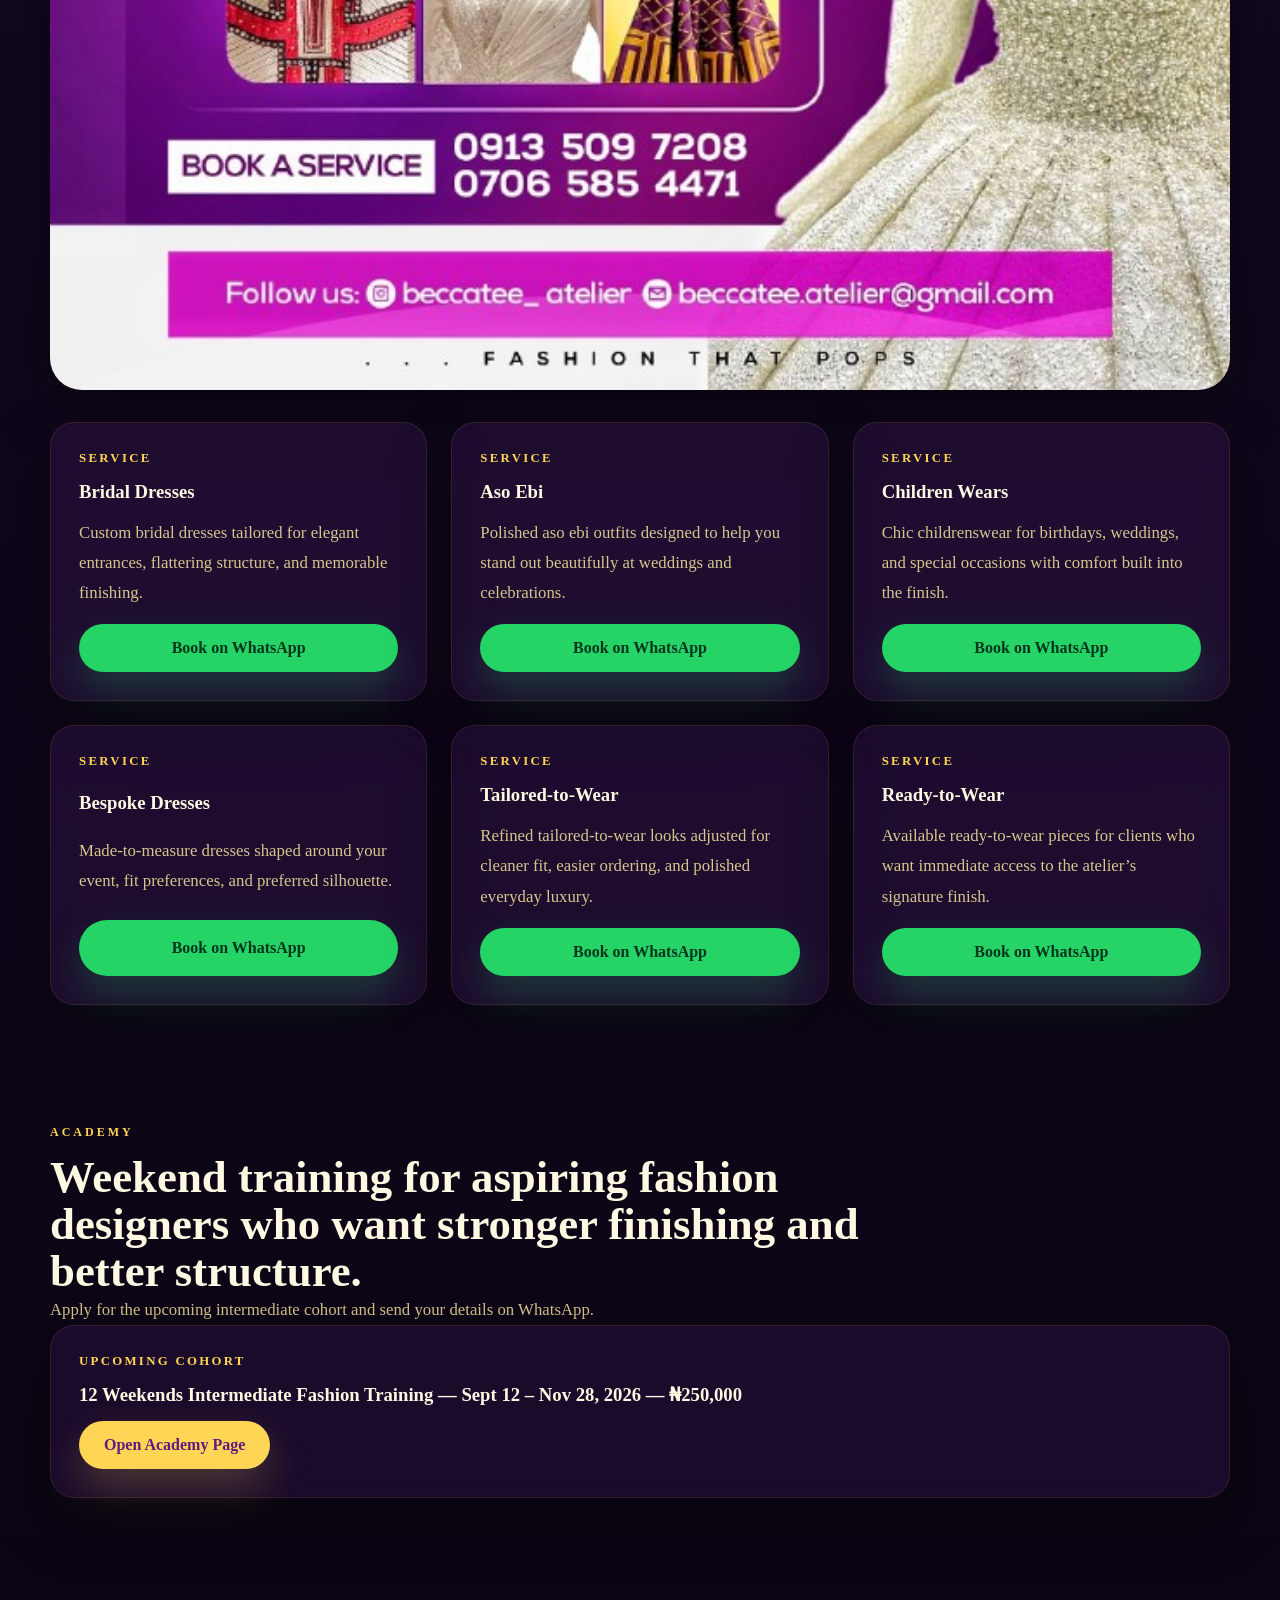
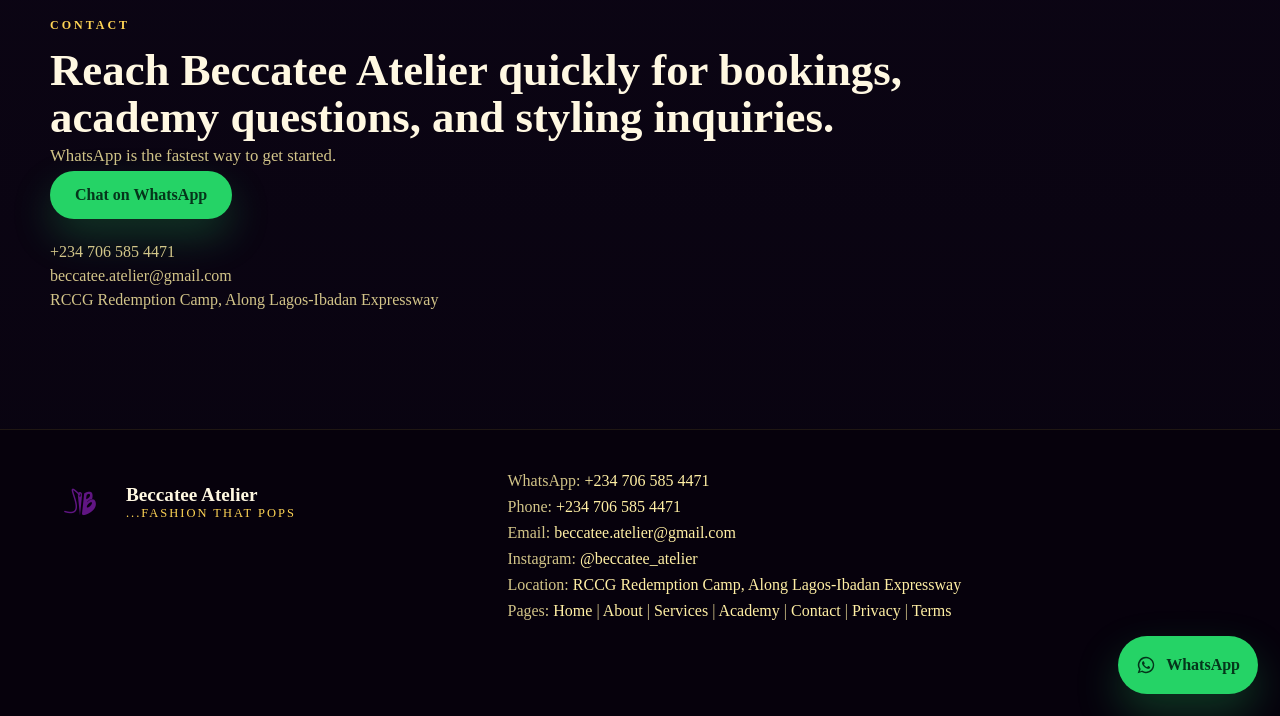
<file: payments.html>
<!DOCTYPE html>
<html lang="en">
  <head>
    <meta charset="UTF-8" />
    <meta name="viewport" content="width=device-width, initial-scale=1.0" />
    <title>Payments | Beccatee Fashion Hub</title>
    <meta
      name="description"
      content="Guided payments for consultations, academy seat deposits, and couture projects with optional Paystack checkout."
    />
    <link rel="stylesheet" href="./styles.css" />
  </head>
  <body data-page="payments">
    <div id="app"></div>
    <script>
      window.__FASHION_HUB_CONFIG__ = window.__FASHION_HUB_CONFIG__ || {
        paystackPublicKey: '',
        paymentCallbackUrl: '',
      };
    </script>
    <script type="module" src="./main.js"></script>
  </body>
</html>
</file>
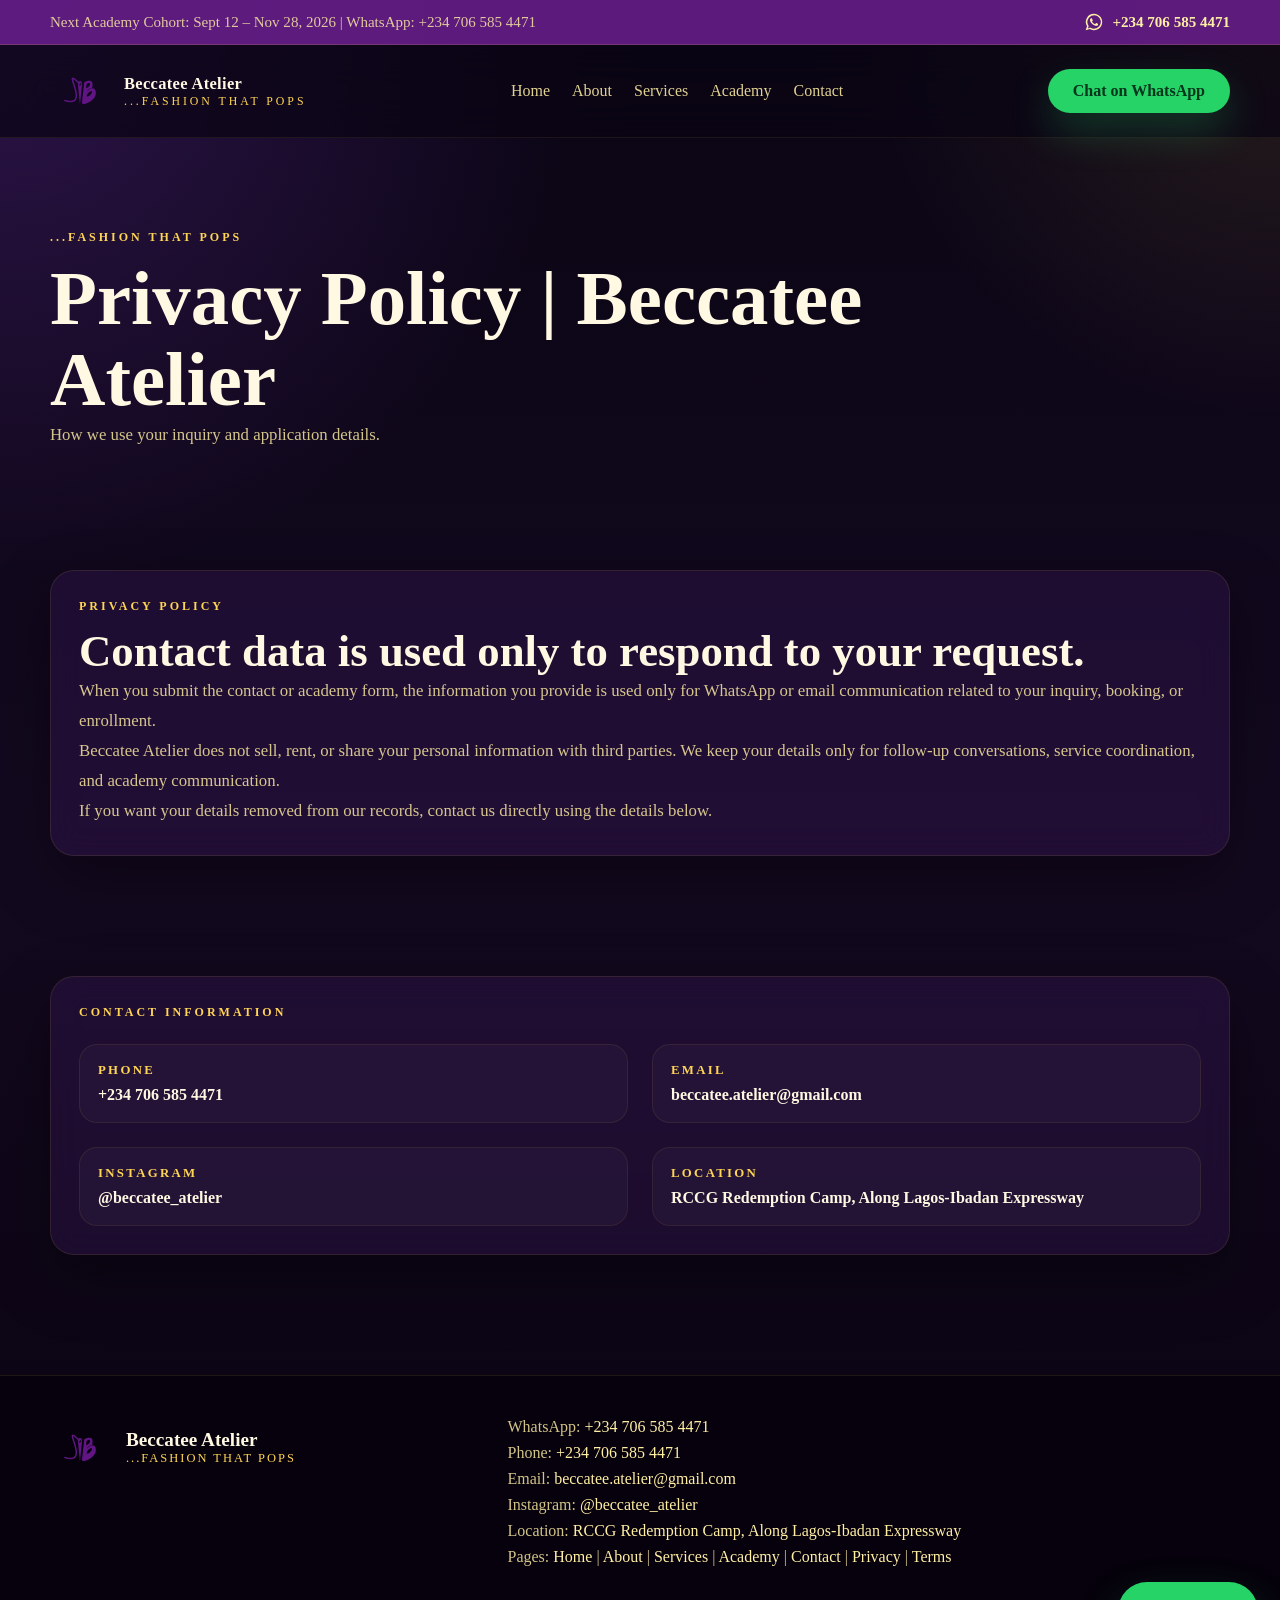
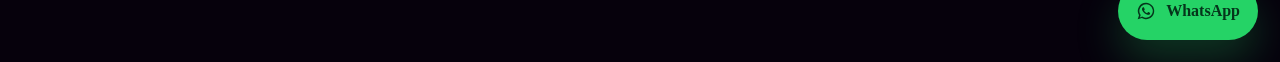
<file: privacy.html>
<!DOCTYPE html>
<html lang="en">
<head>
  <meta charset="UTF-8" />
  <meta name="viewport" content="width=device-width, initial-scale=1.0" />
  <title>Privacy Policy | Beccatee Atelier</title>
  <meta
    name="description"
    content="Read how Beccatee Atelier uses inquiry and contact form information for WhatsApp and email communication."
  />
  <link rel="icon" type="image/png" href="./1004134995.png" />
  <link rel="stylesheet" href="./styles.css" />
</head>
<body data-page="privacy">
  <div id="app"></div>
  <script type="module" src="./main.js"></script>
</body>
</html>
</file>
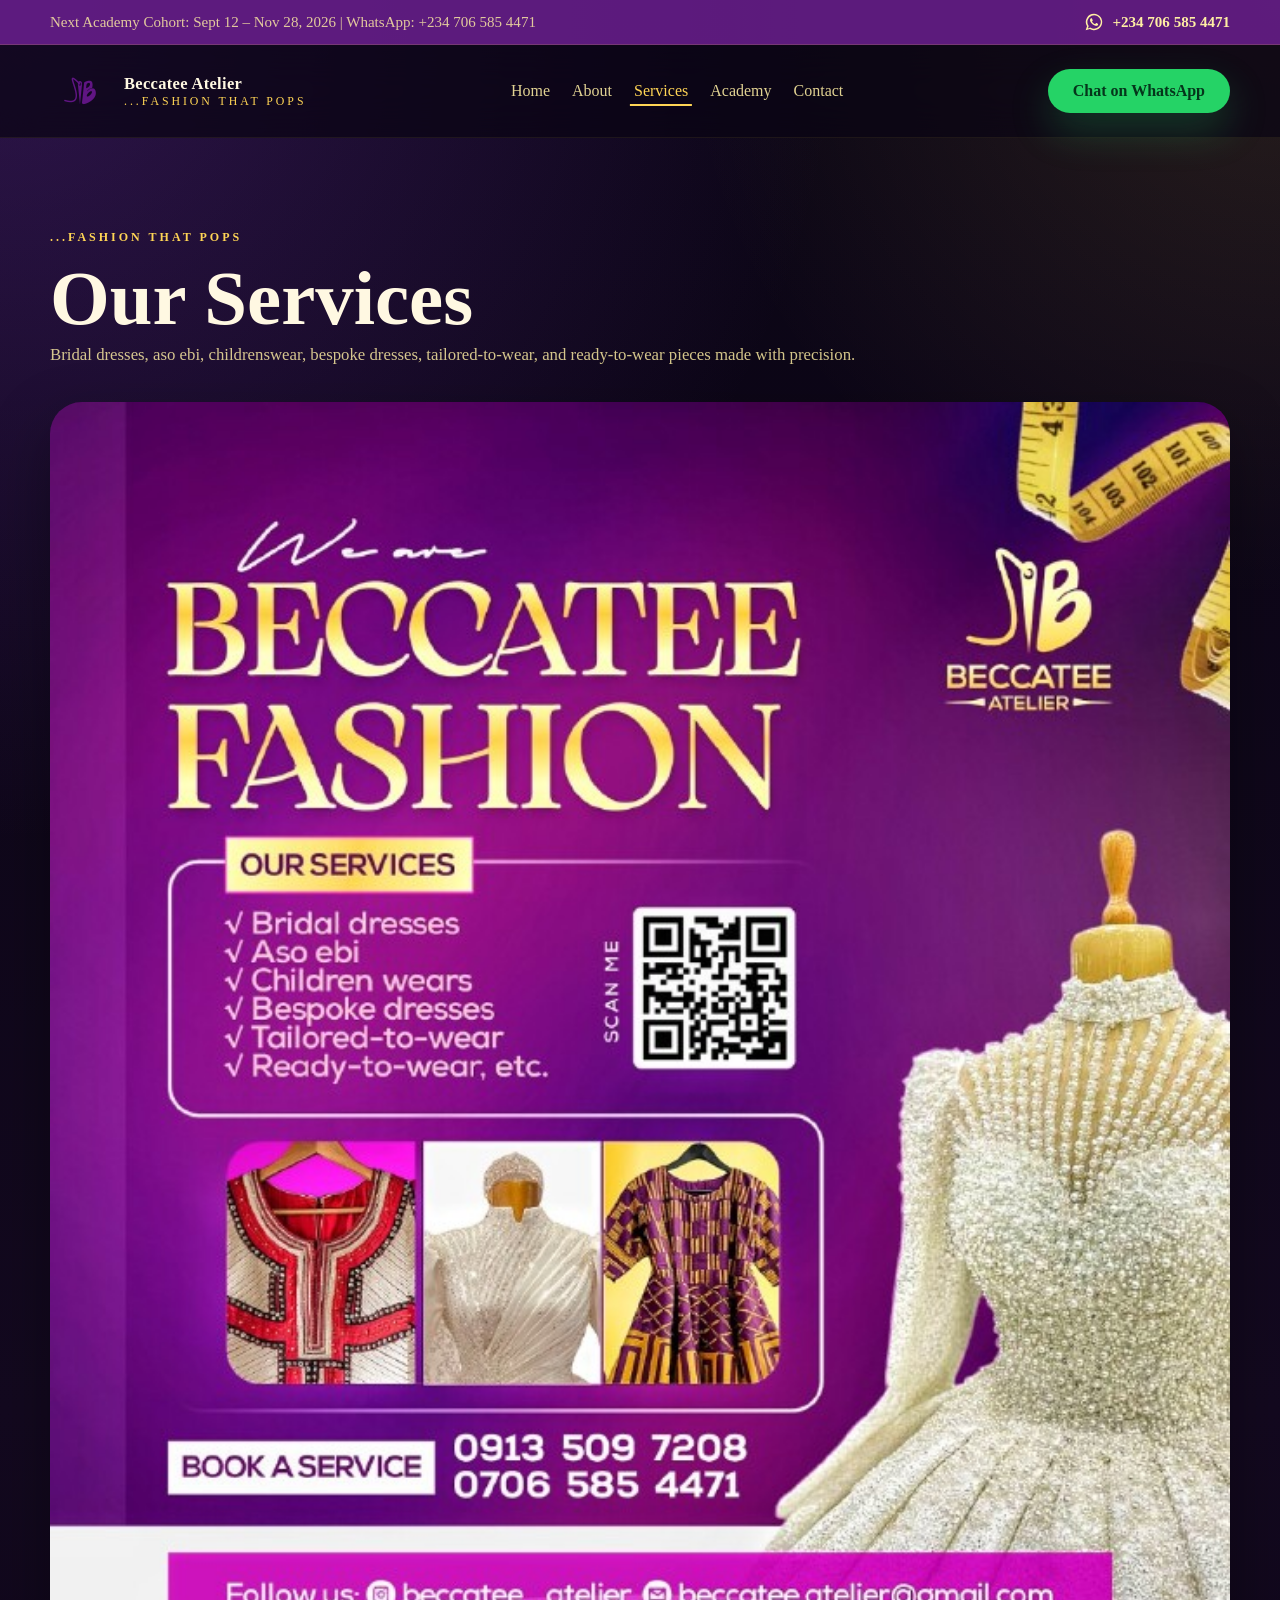
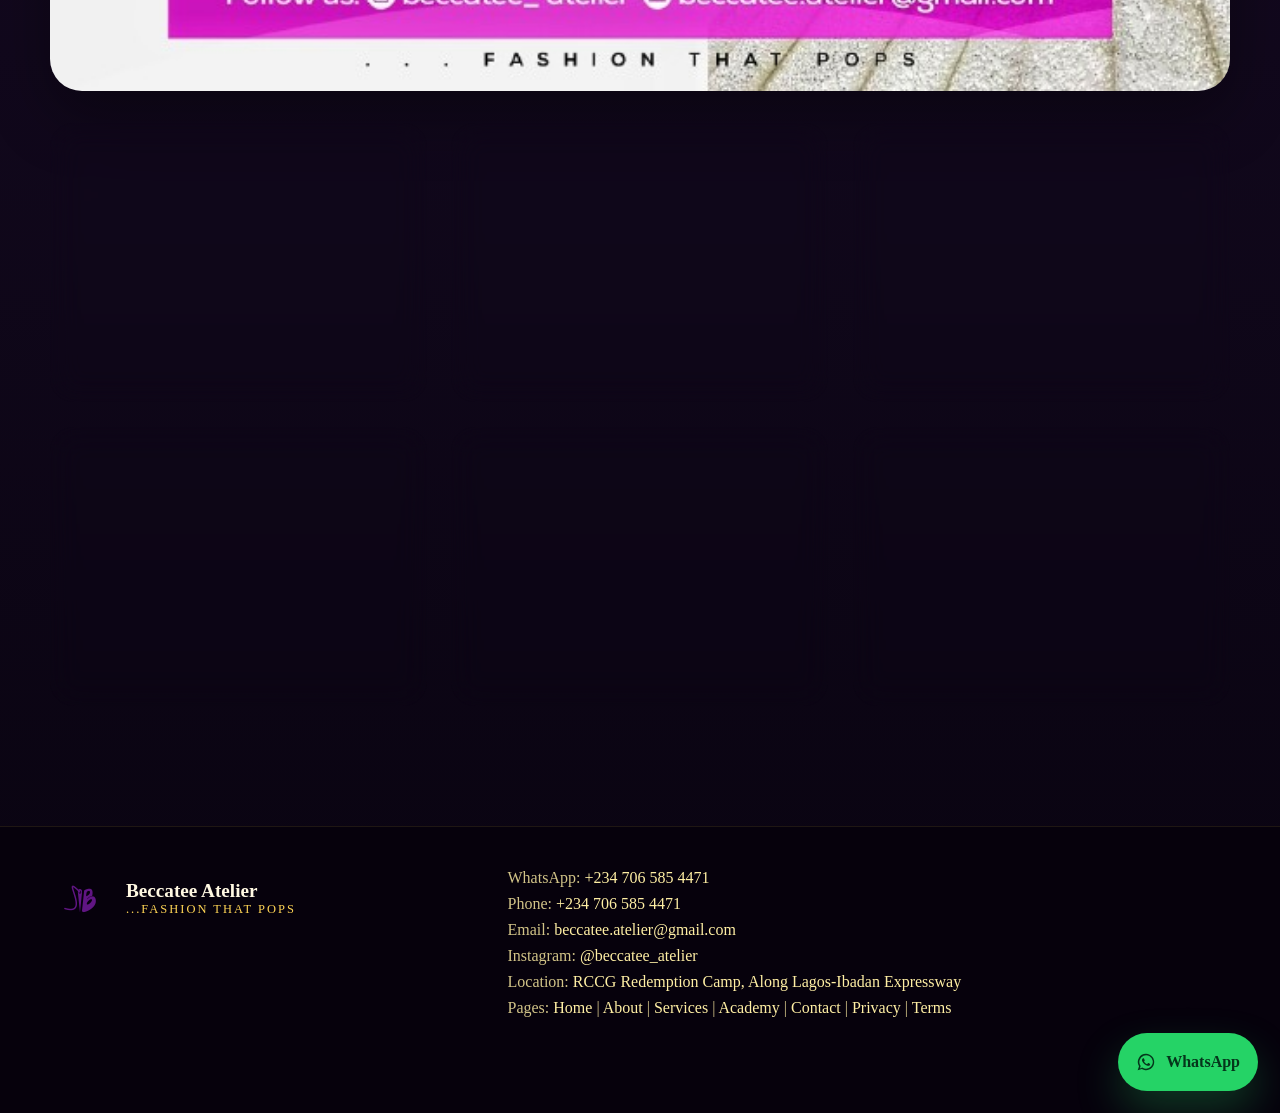
<file: services.html>
<!DOCTYPE html>
<html lang="en">
<head>
  <meta charset="UTF-8" />
  <meta name="viewport" content="width=device-width, initial-scale=1.0" />
  <title>Our Services | Beccatee Atelier</title>
  <meta
    name="description"
    content="Explore bespoke bridal dresses, aso ebi, childrenswear, tailored-to-wear, ready-to-wear, and occasion fashion services from Beccatee Atelier."
  />
  <link rel="icon" type="image/png" href="./1004134995.png" />
  <link rel="stylesheet" href="./styles.css" />
</head>
<body data-page="services">
  <div id="app"></div>
  <script type="module" src="./main.js"></script>
</body>
</html>
</file>
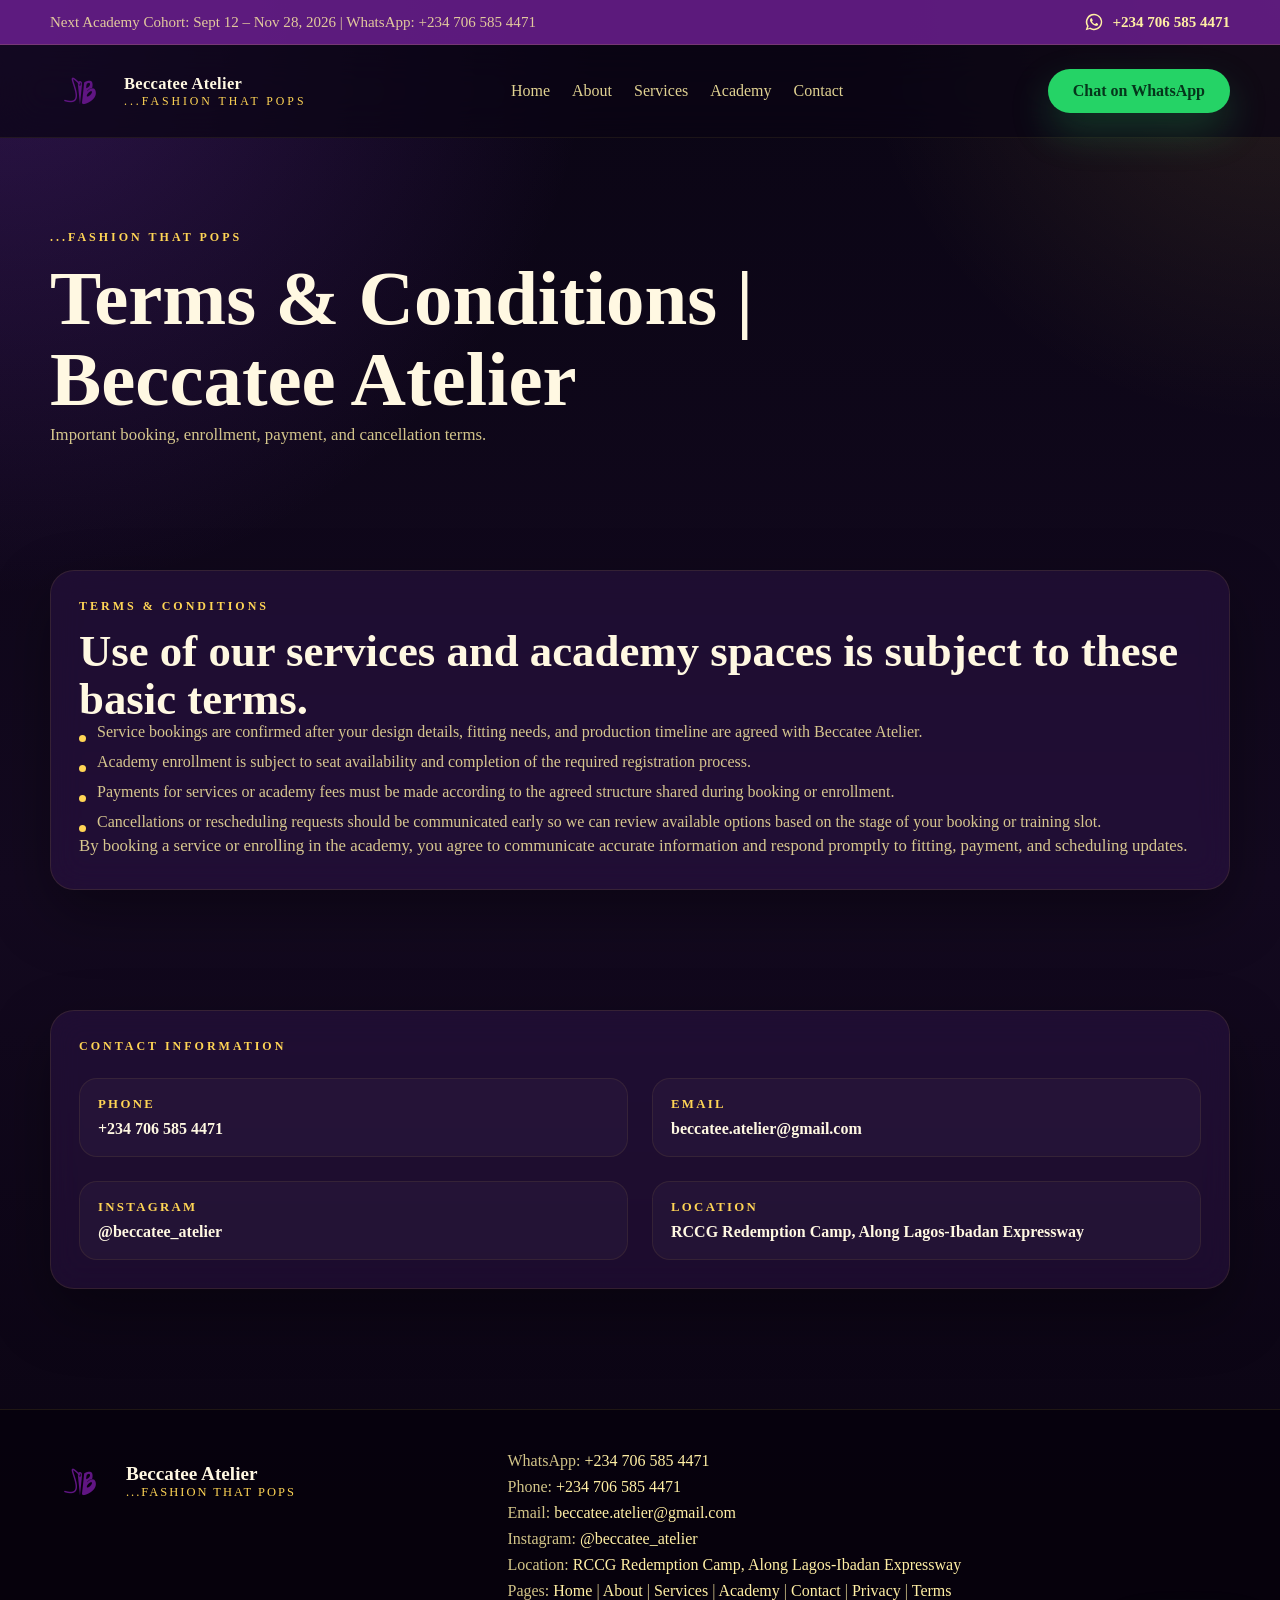
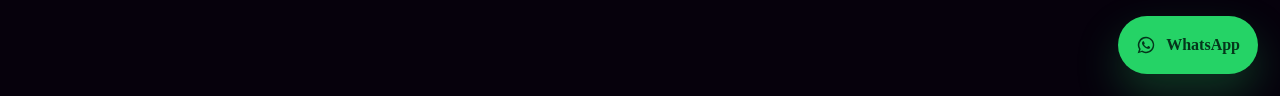
<file: terms.html>
<!DOCTYPE html>
<html lang="en">
<head>
  <meta charset="UTF-8" />
  <meta name="viewport" content="width=device-width, initial-scale=1.0" />
  <title>Terms & Conditions | Beccatee Atelier</title>
  <meta
    name="description"
    content="Review Beccatee Atelier terms for service bookings, academy enrollment, payment timelines, and cancellations."
  />
  <link rel="icon" type="image/png" href="./1004134995.png" />
  <link rel="stylesheet" href="./styles.css" />
</head>
<body data-page="terms">
  <div id="app"></div>
  <script type="module" src="./main.js"></script>
</body>
</html>
</file>
<file: styles.css>
:root {
  color-scheme: dark;
  --purple-primary: #601c82;
  --purple-secondary: #8038ca;
  --gold: #ffd555;
  --cream: #ffefa4;
  --dark: #0a0514;
  --dark-soft: #140b24;
  --text: #fff8e2;
  --muted: rgba(255, 239, 164, 0.82);
  --card-bg: rgba(128, 56, 202, 0.13);
  --card-border: rgba(255, 213, 85, 0.1);
  --shadow: 0 24px 60px rgba(0, 0, 0, 0.35);
  --shadow-gold: 0 18px 40px rgba(255, 213, 85, 0.22);
  --radius-xl: 32px;
  --radius-lg: 24px;
  --radius-md: 18px;
  --container: 1180px;
}

*,
*::before,
*::after {
  box-sizing: border-box;
}

html {
  scroll-behavior: smooth;
}

body {
  margin: 0;
  min-height: 100vh;
  font-family: Inter, ui-sans-serif, system-ui, -apple-system, BlinkMacSystemFont, "Segoe UI", sans-serif;
  font-size: 1.05rem;
  line-height: 1.8;
  color: var(--text);
  background:
    radial-gradient(circle at top left, rgba(128, 56, 202, 0.3), transparent 28%),
    radial-gradient(circle at top right, rgba(255, 213, 85, 0.12), transparent 20%),
    linear-gradient(180deg, var(--dark) 0%, #13091f 52%, #08030f 100%);
  opacity: 0;
  transform: translateY(8px);
  transition:
    opacity 0.35s ease,
    transform 0.35s ease;
}

body.is-page-visible {
  opacity: 1;
  transform: translateY(0);
}

body.is-page-exiting {
  opacity: 0;
  transform: translateY(10px);
}

body,
button,
input,
select,
textarea {
  font: inherit;
}

img {
  display: block;
  max-width: 100%;
}

a {
  color: inherit;
  text-decoration: none;
}

button {
  cursor: pointer;
}

::selection {
  background: rgba(255, 213, 85, 0.25);
  color: var(--text);
}

::-webkit-scrollbar {
  width: 12px;
}

::-webkit-scrollbar-track {
  background: rgba(96, 28, 130, 0.1);
}

::-webkit-scrollbar-thumb {
  background: var(--purple-secondary);
  border-radius: 999px;
  border: 2px solid transparent;
}

.container {
  width: min(var(--container), calc(100% - 48px));
  margin: 0 auto;
}

.site-shell {
  overflow: clip;
}

.page-main {
  min-height: 60vh;
}

.topbar {
  background: rgba(96, 28, 130, 0.95);
  border-bottom: 1px solid rgba(255, 213, 85, 0.16);
}

.topbar-inner,
.topbar-link,
.nav-shell,
.nav-actions,
.button-row,
.form-actions,
.footer-brand,
.btn,
.contact-hero {
  display: flex;
  align-items: center;
}

.topbar-inner {
  justify-content: space-between;
  gap: 18px;
  padding: 12px 0;
  font-size: 0.94rem;
}

.topbar-inner p,
.section-copy,
.footer-details p,
.contact-preview-list p,
.faq-answer {
  margin: 0;
  color: var(--muted);
}

.topbar-link {
  gap: 8px;
  font-weight: 700;
  color: var(--cream);
}

.topbar-link svg,
.floating-whatsapp svg,
.btn-whatsapp-large svg {
  width: 20px;
  height: 20px;
  flex: 0 0 auto;
}

.site-header {
  position: sticky;
  top: 0;
  z-index: 50;
  background: rgba(10, 5, 20, 0.72);
  border-bottom: 1px solid rgba(255, 213, 85, 0.08);
  backdrop-filter: blur(20px);
}

.nav-shell {
  justify-content: space-between;
  gap: 24px;
  padding: 16px 0;
}

.brand {
  display: flex;
  align-items: center;
  gap: 14px;
  min-width: 0;
}

.brand-copy strong,
.brand-copy small {
  display: block;
}

.brand-copy strong {
  font-size: 1.03rem;
  letter-spacing: 0.02em;
}

.brand-copy small {
  color: var(--gold);
  font-size: 0.74rem;
  letter-spacing: 0.25em;
  text-transform: uppercase;
}

.brand-mark,
.footer-logo,
.contact-logo {
  width: 60px;
  height: 60px;
  object-fit: contain;
}

.nav-desktop {
  display: flex;
  align-items: center;
  gap: 14px;
}

.nav-link,
.mobile-link,
.text-link {
  position: relative;
  color: rgba(255, 239, 164, 0.88);
}

.nav-link {
  padding: 10px 4px;
}

.nav-link::after {
  content: "";
  position: absolute;
  left: 50%;
  bottom: 4px;
  width: 0;
  height: 2px;
  background: var(--gold);
  transform: translateX(-50%);
  transition: width 0.25s ease;
}

.nav-link:hover::after,
.nav-link.active::after {
  width: 100%;
}

.nav-link.active,
.nav-link:hover,
.mobile-link.active,
.mobile-link:hover,
.text-link:hover {
  color: var(--gold);
}

.menu-toggle {
  display: none;
  position: relative;
  width: 52px;
  height: 52px;
  min-height: 52px;
  padding: 0;
  border: 1px solid rgba(255, 213, 85, 0.16);
  border-radius: 999px;
  background: rgba(255, 255, 255, 0.03);
}

.menu-toggle span {
  position: absolute;
  left: 14px;
  right: 14px;
  height: 2px;
  background: var(--cream);
  transition:
    transform 0.2s ease,
    opacity 0.2s ease;
}

.menu-toggle span:nth-child(1) {
  top: 18px;
}

.menu-toggle span:nth-child(2) {
  top: 25px;
}

.menu-toggle span:nth-child(3) {
  top: 32px;
}

.menu-toggle.is-open span:nth-child(1) {
  transform: translateY(7px) rotate(45deg);
}

.menu-toggle.is-open span:nth-child(2) {
  opacity: 0;
}

.menu-toggle.is-open span:nth-child(3) {
  transform: translateY(-7px) rotate(-45deg);
}

.mobile-menu {
  display: none;
  padding: 0 0 16px;
}

.mobile-menu.is-open {
  display: grid;
  gap: 12px;
}

.mobile-link {
  display: block;
  min-height: 44px;
  padding: 12px 16px;
  border-radius: 18px;
  border: 1px solid rgba(255, 213, 85, 0.12);
  background: rgba(128, 56, 202, 0.12);
}

.hero-banner {
  width: 100%;
  overflow: hidden;
  border-bottom: 1px solid rgba(255, 213, 85, 0.08);
}

.hero-image {
  width: 100%;
  min-height: clamp(320px, 64vw, 860px);
  object-fit: cover;
  transform: scale(1.05);
  transition: transform 1.2s ease;
}

.hero-image.is-loaded {
  transform: scale(1);
}

.hero-action-strip {
  padding: 28px 0 16px;
}

.hero-action-wrap {
  justify-content: center;
}

.hero-cta-button {
  min-width: min(100%, 280px);
}

.marquee-bar {
  overflow: hidden;
  background: var(--purple-primary);
  border-top: 1px solid rgba(255, 213, 85, 0.14);
  border-bottom: 1px solid rgba(255, 213, 85, 0.14);
}

.marquee-track {
  display: flex;
  gap: 44px;
  width: max-content;
  padding: 14px 0;
  color: var(--gold);
  font-size: 0.94rem;
  font-weight: 700;
  letter-spacing: 0.25em;
  text-transform: uppercase;
  animation: marquee 18s linear infinite;
}

@keyframes marquee {
  from {
    transform: translateX(0);
  }
  to {
    transform: translateX(-25%);
  }
}

.page-section {
  padding: clamp(56px, 8vw, 92px) 0 120px;
}

.section-block {
  margin-top: clamp(80px, 10vw, 120px);
}

.section-block:first-child {
  margin-top: 0;
}

.eyebrow {
  margin: 0 0 14px;
  color: var(--gold);
  font-size: 0.75rem;
  font-weight: 700;
  letter-spacing: 0.25em;
  text-transform: uppercase;
}

.section-heading,
.page-intro {
  max-width: 860px;
}

.section-heading h2,
.page-intro h1,
.contact-hero h1,
.glass-card h2,
.glass-card h3 {
  margin: 0;
  line-height: 1.05;
}

.page-intro h1,
.contact-hero h1 {
  font-size: clamp(3rem, 6vw, 5.5rem);
  font-weight: 700;
}

.section-heading h2,
.glass-card h2 {
  font-size: clamp(2rem, 3.5vw, 3.2rem);
  font-weight: 600;
}

.section-copy {
  font-size: 1.05rem;
  line-height: 1.8;
}

.page-intro .section-copy,
.section-heading .section-copy {
  max-width: 55rem;
}

.flyer-frame {
  display: block;
  margin-top: 32px;
}

.section-flyer,
.academy-image {
  width: 100%;
  border-radius: var(--radius-xl);
  box-shadow: var(--shadow);
}

.academy-layout,
.card-grid,
.detail-grid,
.form-grid,
.footer-grid,
.faq-list {
  display: grid;
  gap: 24px;
}

.academy-layout {
  margin-top: 40px;
  grid-template-columns: minmax(0, 0.92fr) minmax(0, 1.08fr);
  align-items: start;
}

.academy-flyer {
  display: flex;
  justify-content: center;
}

.academy-image {
  max-width: 640px;
}

.card-grid {
  margin-top: 32px;
}

.card-grid-services,
.curriculum-grid {
  grid-template-columns: repeat(3, minmax(0, 1fr));
}

.contact-detail-grid {
  grid-template-columns: repeat(4, minmax(0, 1fr));
  margin-top: 48px;
}

.glass-card {
  padding: 28px;
  border: 1px solid var(--card-border);
  border-radius: var(--radius-lg);
  background: var(--card-bg);
  box-shadow: var(--shadow);
  backdrop-filter: blur(16px);
  transition:
    transform 0.24s ease,
    border-color 0.24s ease,
    box-shadow 0.24s ease;
}

.glass-card:hover {
  transform: translateY(-6px);
  border-color: rgba(255, 213, 85, 0.2);
}

.service-card,
.academy-preview-card,
.faq-item {
  display: grid;
  gap: 16px;
}

.card-label,
.detail-label {
  margin: 0;
  color: var(--gold);
  font-size: 0.8rem;
  font-weight: 700;
  letter-spacing: 0.18em;
  text-transform: uppercase;
}

.detail-value {
  margin: 8px 0 0;
  color: var(--text);
  font-weight: 600;
}

.detail-grid {
  margin-top: 24px;
  grid-template-columns: repeat(2, minmax(0, 1fr));
}

.detail-item {
  padding: 18px;
  border-radius: 18px;
  background: rgba(255, 255, 255, 0.03);
  border: 1px solid rgba(255, 213, 85, 0.08);
}

.feature-list {
  list-style: none;
  padding: 0;
  margin: 0;
  display: grid;
  gap: 12px;
}

.feature-list li {
  position: relative;
  padding-left: 18px;
  color: var(--muted);
}

.feature-list li::before {
  content: "";
  position: absolute;
  top: 0.8em;
  left: 0;
  width: 7px;
  height: 7px;
  border-radius: 999px;
  background: var(--gold);
}

.btn {
  justify-content: center;
  gap: 10px;
  min-height: 48px;
  padding: 0 24px;
  border: 1px solid transparent;
  border-radius: 999px;
  font-weight: 800;
  transition:
    transform 0.24s ease,
    box-shadow 0.24s ease,
    background-color 0.24s ease,
    border-color 0.24s ease,
    color 0.24s ease;
}

.btn:hover {
  transform: translateY(-3px);
}

.btn-gold {
  background: var(--gold);
  color: var(--purple-primary);
  box-shadow: var(--shadow-gold);
}

.btn-gold:hover {
  box-shadow: 0 22px 48px rgba(255, 213, 85, 0.3);
}

.btn-whatsapp {
  background: #25d366;
  color: #05351b;
  box-shadow: 0 18px 40px rgba(37, 211, 102, 0.24);
}

.btn-whatsapp-large {
  margin-top: 24px;
  min-height: 58px;
  padding-inline: 30px;
  font-size: 1.05rem;
}

.nav-cta {
  min-height: 44px;
}

.text-link {
  font-weight: 700;
}

.contact-preview {
  display: grid;
  gap: 24px;
  justify-items: start;
}

.contact-preview-list {
  display: grid;
  gap: 6px;
}

label {
  display: grid;
  gap: 10px;
  color: var(--cream);
  font-weight: 600;
}

.form-grid {
  margin-top: 28px;
  grid-template-columns: repeat(2, minmax(0, 1fr));
}

.full-span {
  grid-column: 1 / -1;
}

input,
select,
textarea {
  width: 100%;
  min-height: 52px;
  padding: 14px 16px;
  border: 1px solid rgba(255, 213, 85, 0.12);
  border-radius: 16px;
  background: rgba(10, 5, 20, 0.7);
  color: var(--text);
  outline: none;
}

textarea {
  min-height: 140px;
  resize: vertical;
}

input:focus,
select:focus,
textarea:focus {
  border-color: rgba(255, 213, 85, 0.48);
  box-shadow: 0 0 0 4px rgba(255, 213, 85, 0.12);
}

.form-actions,
.button-row {
  gap: 16px;
  flex-wrap: wrap;
}

.status-box {
  display: grid;
  gap: 16px;
  margin-top: 24px;
  padding: 20px;
  border-radius: 20px;
  border: 1px solid rgba(37, 211, 102, 0.3);
  background: rgba(37, 211, 102, 0.08);
}

.status-title {
  margin: 0;
  color: var(--text);
  font-weight: 700;
}

.contact-hero {
  justify-content: space-between;
  gap: 40px;
}

.contact-logo {
  width: min(220px, 38vw);
  height: auto;
}

.faq-list {
  margin-top: 32px;
}

.faq-trigger {
  width: 100%;
  padding: 0;
  border: 0;
  background: transparent;
  color: var(--text);
  display: flex;
  justify-content: space-between;
  gap: 16px;
  text-align: left;
  font-weight: 700;
}

.faq-answer {
  margin-top: 14px;
}

.site-footer {
  padding: 42px 0 96px;
  border-top: 1px solid rgba(255, 213, 85, 0.1);
  background: rgba(6, 2, 12, 0.92);
}

.footer-grid {
  grid-template-columns: minmax(0, 0.75fr) minmax(0, 1.25fr);
  align-items: start;
}

.footer-brand {
  gap: 16px;
}

.footer-title,
.footer-tagline {
  margin: 0;
}

.footer-title {
  font-size: 1.2rem;
  font-weight: 700;
}

.footer-tagline {
  color: var(--gold);
  letter-spacing: 0.16em;
  text-transform: uppercase;
  font-size: 0.78rem;
}

.footer-details {
  display: grid;
  gap: 8px;
}

.footer-details a {
  color: var(--cream);
}

.floating-whatsapp {
  position: fixed;
  right: 22px;
  bottom: 22px;
  z-index: 60;
  display: inline-flex;
  align-items: center;
  gap: 10px;
  min-height: 58px;
  padding: 0 18px;
  border-radius: 999px;
  background: #25d366;
  color: #05351b;
  font-weight: 800;
  box-shadow: 0 20px 44px rgba(37, 211, 102, 0.26);
  animation: whatsapp-bounce 4s ease-in-out infinite;
}

@keyframes whatsapp-bounce {
  0%,
  88%,
  100% {
    transform: translateY(0);
  }
  92% {
    transform: translateY(-8px);
  }
  96% {
    transform: translateY(-3px);
  }
}

.reveal {
  opacity: 0;
  transform: translateY(40px);
  transition:
    opacity 0.7s ease,
    transform 0.7s ease;
  transition-delay: var(--reveal-delay, 0s);
}

.reveal.is-visible {
  opacity: 1;
  transform: translateY(0);
}

@media (max-width: 1024px) {
  .card-grid-services,
  .curriculum-grid {
    grid-template-columns: repeat(2, minmax(0, 1fr));
  }

  .contact-detail-grid {
    grid-template-columns: repeat(2, minmax(0, 1fr));
  }

  .academy-layout,
  .footer-grid,
  .detail-grid {
    grid-template-columns: 1fr;
  }
}

@media (max-width: 860px) {
  .nav-desktop,
  .nav-cta {
    display: none;
  }

  .menu-toggle {
    display: inline-flex;
    justify-content: center;
  }

  .contact-hero {
    align-items: flex-start;
    flex-direction: column;
  }
}

@media (max-width: 640px) {
  .container {
    width: min(var(--container), calc(100% - 24px));
  }

  .topbar-inner,
  .nav-shell,
  .footer-brand,
  .form-actions {
    align-items: flex-start;
    flex-direction: column;
  }

  .topbar-inner {
    padding: 10px 0;
  }

  .hero-image {
    min-height: 280px;
  }

  .card-grid-services,
  .curriculum-grid,
  .contact-detail-grid,
  .form-grid {
    grid-template-columns: 1fr;
  }

  .glass-card {
    padding: 22px;
  }

  .brand-mark,
  .footer-logo {
    width: 52px;
    height: 52px;
  }

  .brand-copy small {
    letter-spacing: 0.18em;
  }

  .btn,
  .menu-toggle,
  .floating-whatsapp {
    min-height: 44px;
  }

  .floating-whatsapp span {
    display: none;
  }

  .floating-whatsapp {
    padding: 0 14px;
  }
}
</file>
